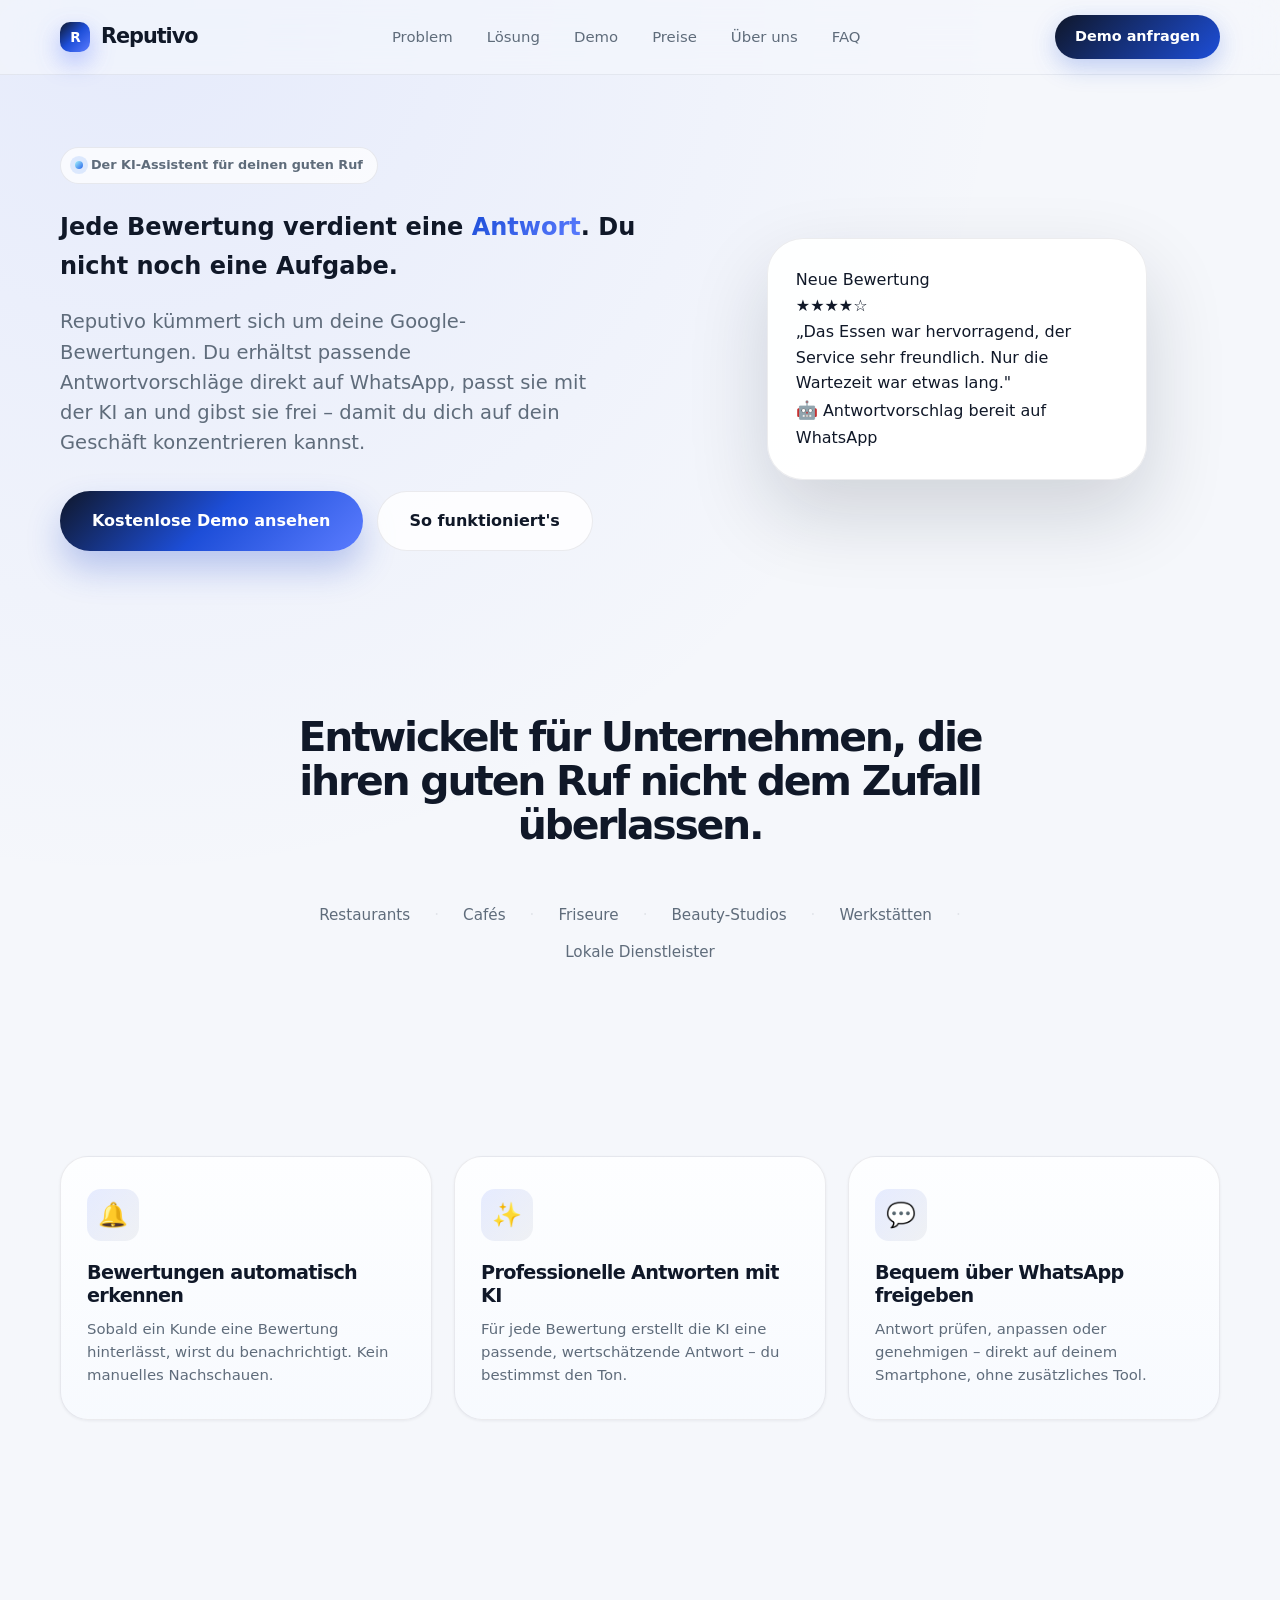
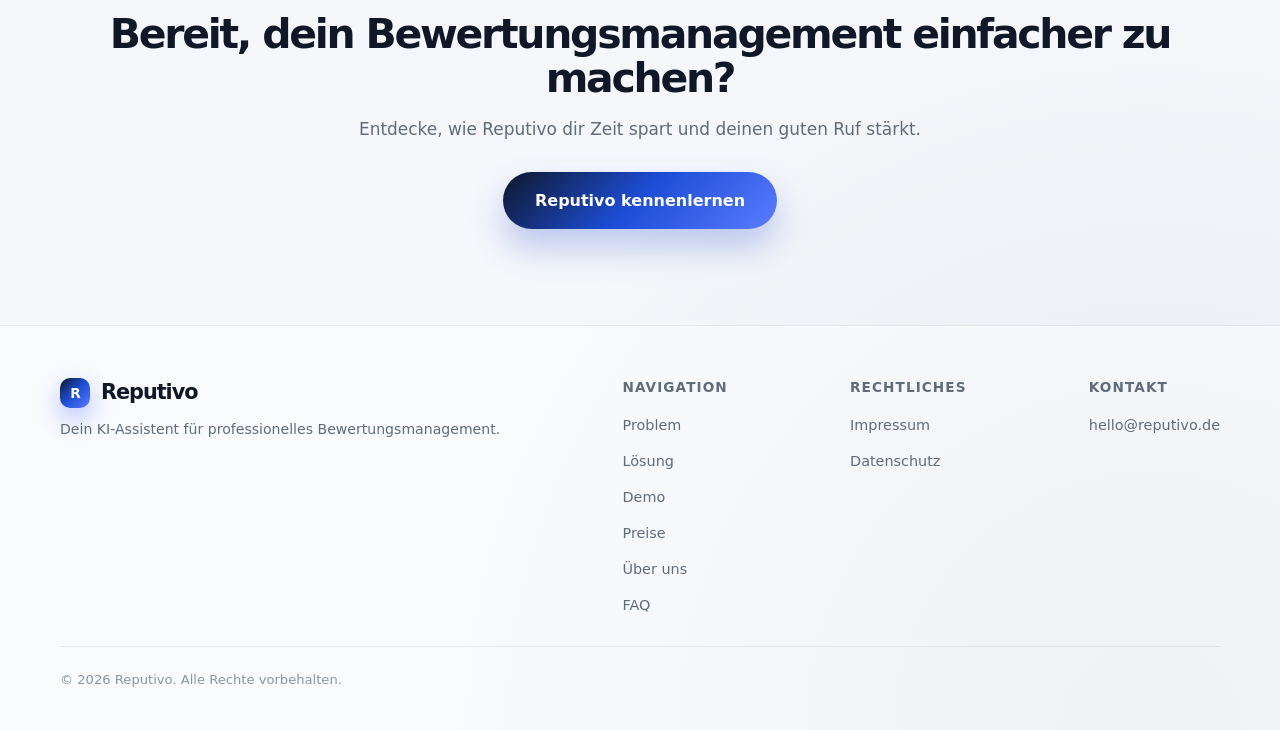
<file: index.html>
<!DOCTYPE html>
<html lang="de">
<head>
<meta charset="UTF-8"/>
<meta name="viewport" content="width=device-width,initial-scale=1.0"/>
<title>Reputivo | Dein KI-Assistent für Google-Bewertungen</title>
<meta name="description" content="Reputivo kümmert sich um deine Google-Bewertungen. Du erhältst passende Antwortvorschläge direkt auf WhatsApp – zur Prüfung und Freigabe."/>
<meta name="robots" content="index,follow"/>
<link rel="canonical" href="https://reputivo.de/"/>
<meta property="og:title" content="Reputivo | Dein KI-Assistent für Google-Bewertungen"/>
<meta property="og:description" content="Reputivo kümmert sich um deine Google-Bewertungen. Du erhältst passende Antwortvorschläge direkt auf WhatsApp."/>
<meta property="og:type" content="website"/>
<link rel="stylesheet" href="assets/css/styles.css"/>
</head>
<body>
<header class="topbar" id="topbar">
<div class="container nav">
<a href="index.html" class="brand" aria-label="Reputivo Startseite"><span class="brand-mark">R</span><span>Reputivo</span></a>
<nav class="nav-links" id="navLinks">
<a href="problem.html">Problem</a><a href="loesung.html">Lösung</a><a href="demo.html">Demo</a><a href="preise.html">Preise</a><a href="ueber-uns.html">Über uns</a><a href="faq.html">FAQ</a>
</nav>
<a href="demo-anfragen.html" class="nav-cta desktop">Demo anfragen</a>
<button class="hamburger" id="hamburger" aria-label="Menü öffnen" aria-expanded="false"><span></span><span></span><span></span></button>
</div>
</header>
<main>
<section class="hero" style="padding:72px 0 48px">
<div class="container hero-grid">
<div class="hero-text">
<div class="hero-eyebrow">Der KI-Assistent für deinen guten Ruf</div>
<h1>Jede Bewertung verdient eine <span class="highlight">Antwort</span>. Du nicht noch eine Aufgabe.</h1>
<p class="hero-lead">Reputivo kümmert sich um deine Google-Bewertungen. Du erhältst passende Antwortvorschläge direkt auf WhatsApp, passt sie mit der KI an und gibst sie frei – damit du dich auf dein Geschäft konzentrieren kannst.</p>
<div class="hero-actions"><a href="demo-anfragen.html" class="btn btn-primary btn-lg">Kostenlose Demo ansehen</a><a href="loesung.html" class="btn btn-secondary btn-lg">So funktioniert's</a></div>
</div>
<div class="hero-visual">
<div class="hero-glow"></div>
<div class="hero-visual-card">
<div class="mini-badge">Neue Bewertung</div>
<div class="mini-stars">★★★★☆</div>
<p class="mini-review">„Das Essen war hervorragend, der Service sehr freundlich. Nur die Wartezeit war etwas lang."</p>
<div class="mini-notification"><span style="font-size:1.1rem">🤖</span> Antwortvorschlag bereit auf WhatsApp</div>
</div>
</div>
</div>
</section>
<section>
<div class="container">
<div class="section-header reveal"><h2>Entwickelt für Unternehmen, die ihren guten Ruf nicht dem Zufall überlassen.</h2></div>
<div style="display:flex;flex-wrap:wrap;gap:12px 24px;justify-content:center;color:var(--muted);font-size:0.95rem;max-width:700px;margin:0 auto" class="reveal">
<span>Restaurants</span><span style="color:var(--stroke)">·</span><span>Cafés</span><span style="color:var(--stroke)">·</span><span>Friseure</span><span style="color:var(--stroke)">·</span><span>Beauty-Studios</span><span style="color:var(--stroke)">·</span><span>Werkstätten</span><span style="color:var(--stroke)">·</span><span>Lokale Dienstleister</span>
</div>
</div>
</section>
<section>
<div class="container">
<div class="benefits-grid reveal">
<div class="benefit-card"><div class="benefit-icon">🔔</div><h3>Bewertungen automatisch erkennen</h3><p>Sobald ein Kunde eine Bewertung hinterlässt, wirst du benachrichtigt. Kein manuelles Nachschauen.</p></div>
<div class="benefit-card"><div class="benefit-icon">✨</div><h3>Professionelle Antworten mit KI</h3><p>Für jede Bewertung erstellt die KI eine passende, wertschätzende Antwort – du bestimmst den Ton.</p></div>
<div class="benefit-card"><div class="benefit-icon">💬</div><h3>Bequem über WhatsApp freigeben</h3><p>Antwort prüfen, anpassen oder genehmigen – direkt auf deinem Smartphone, ohne zusätzliches Tool.</p></div>
</div>
</div>
</section>
<section>
<div class="container" style="text-align:center">
<h2 style="margin-bottom:16px">Bereit, dein Bewertungsmanagement einfacher zu machen?</h2>
<p style="color:var(--muted);margin-bottom:28px;font-size:1.06rem">Entdecke, wie Reputivo dir Zeit spart und deinen guten Ruf stärkt.</p>
<a href="demo-anfragen.html" class="btn btn-primary btn-lg">Reputivo kennenlernen</a>
</div>
</section>
</main>
<footer>
<div class="container">
<div class="footer-grid">
<div class="footer-brand-col"><a href="index.html" class="brand"><span class="brand-mark">R</span><span>Reputivo</span></a><p>Dein KI-Assistent für professionelles Bewertungsmanagement.</p></div>
<div class="footer-col"><h4>Navigation</h4><ul><li><a href="problem.html">Problem</a></li><li><a href="loesung.html">Lösung</a></li><li><a href="demo.html">Demo</a></li><li><a href="preise.html">Preise</a></li><li><a href="ueber-uns.html">Über uns</a></li><li><a href="faq.html">FAQ</a></li></ul></div>
<div class="footer-col"><h4>Rechtliches</h4><ul><li><a href="impressum.html">Impressum</a></li><li><a href="datenschutz.html">Datenschutz</a></li></ul></div>
<div class="footer-col"><h4>Kontakt</h4><ul><li><a href="mailto:hello@reputivo.de">hello@reputivo.de</a></li></ul></div>
</div>
<div class="footer-bottom"><p>&copy; 2026 Reputivo. Alle Rechte vorbehalten.</p></div>
</div>
</footer>
<script src="assets/js/main.js"></script>
</body>
</html>
</file>
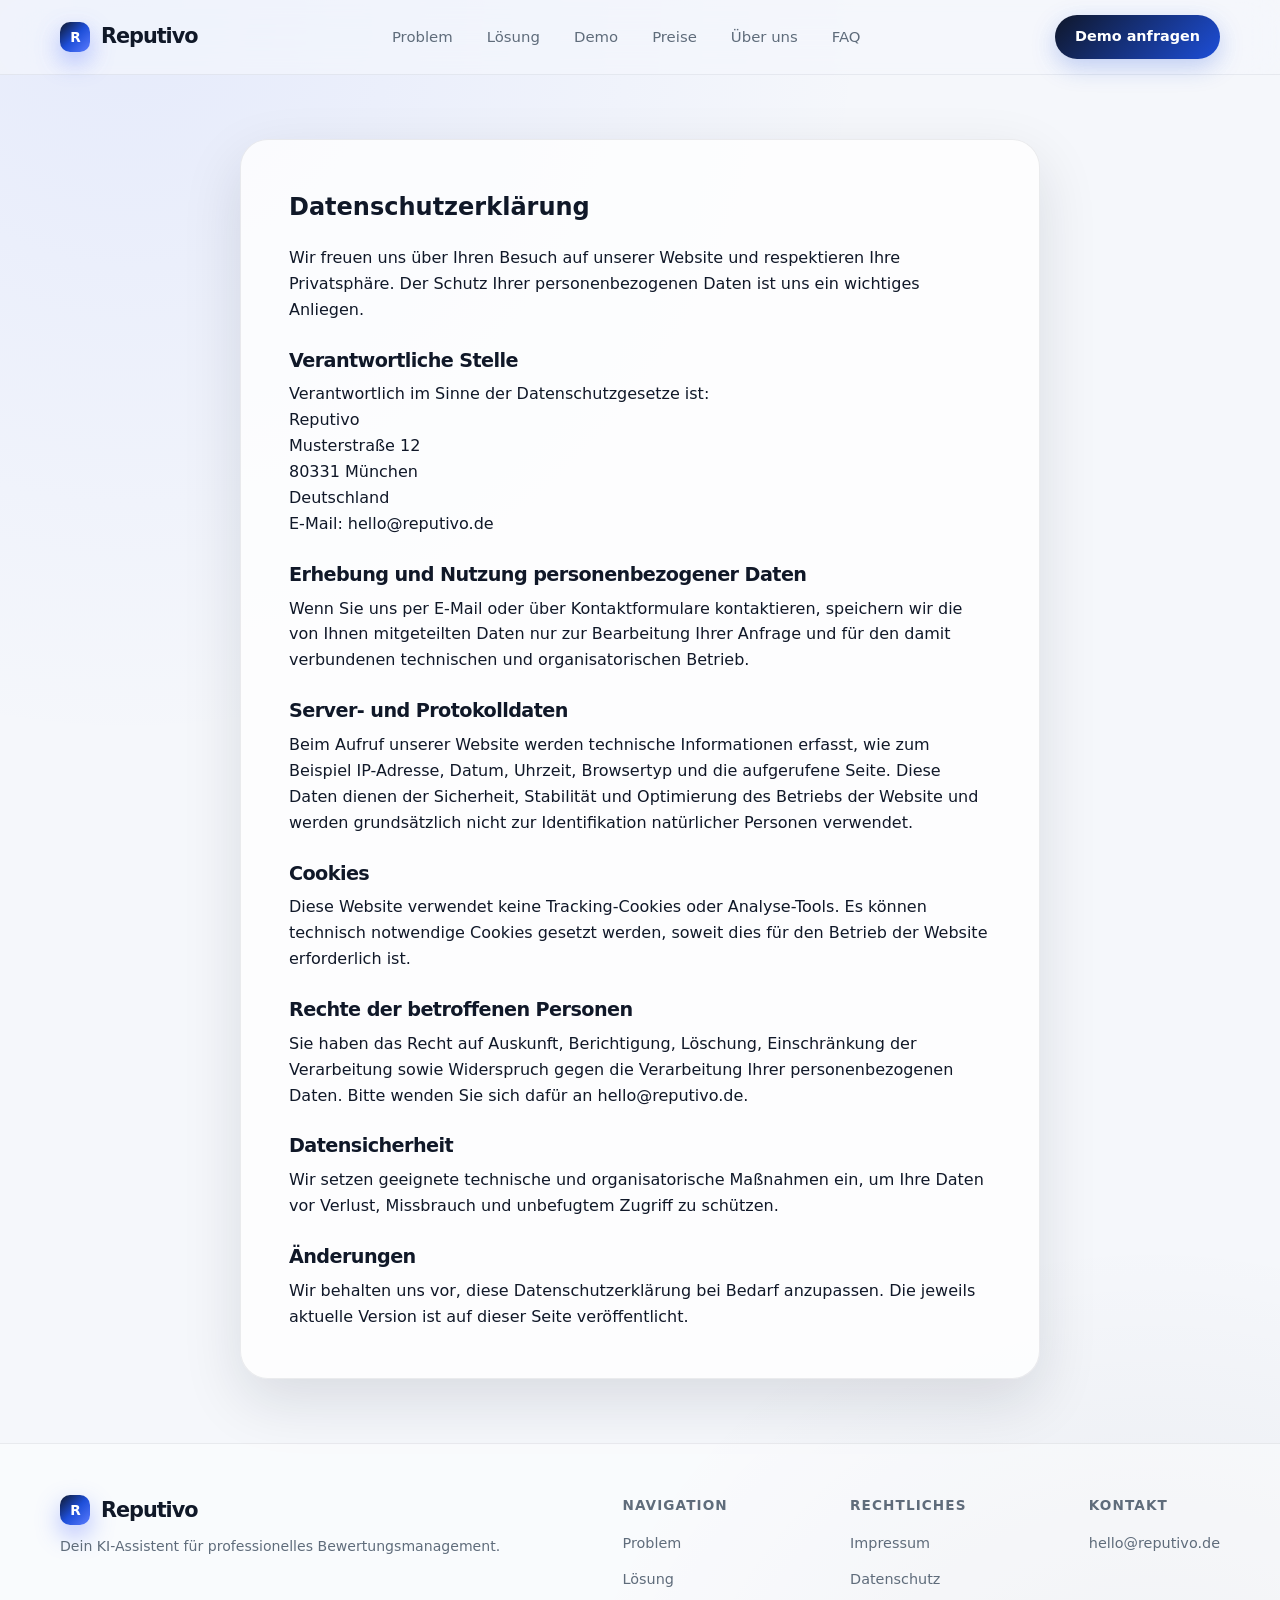
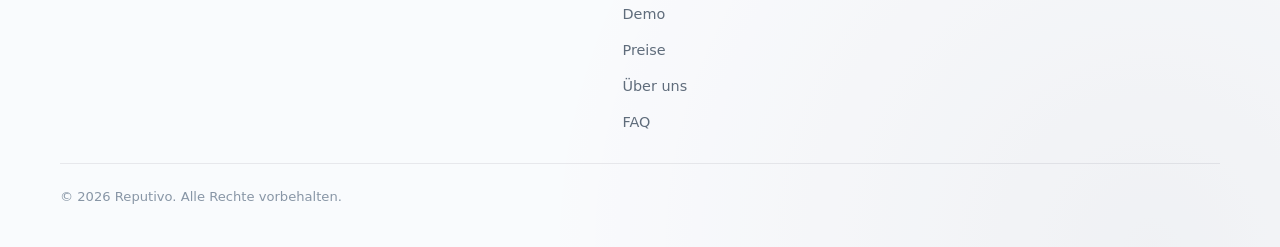
<file: datenschutz.html>
<!DOCTYPE html>
<html lang="de">
<head>
<meta charset="UTF-8"/>
<meta name="viewport" content="width=device-width,initial-scale=1.0"/>
<title>Datenschutz | Reputivo</title>
<meta name="description" content="Datenschutzerklärung der Reputivo-Website."/>
<meta name="robots" content="noindex,follow"/>
<link rel="stylesheet" href="assets/css/styles.css"/>
<style>.content-card{max-width:800px;margin:0 auto}.content-card h2{margin:28px 0 10px;font-size:1.2rem;letter-spacing:-0.03em}</style>
</head>
<body>
<header class="topbar" id="topbar">
<div class="container nav">
<a href="index.html" class="brand"><span class="brand-mark">R</span><span>Reputivo</span></a>
<nav class="nav-links" id="navLinks">
<a href="problem.html">Problem</a><a href="loesung.html">Lösung</a><a href="demo.html">Demo</a><a href="preise.html">Preise</a><a href="ueber-uns.html">Über uns</a><a href="faq.html">FAQ</a>
</nav>
<a href="demo-anfragen.html" class="nav-cta desktop">Demo anfragen</a>
<button class="hamburger" id="hamburger" aria-label="Menü öffnen" aria-expanded="false"><span></span><span></span><span></span></button>
</div>
</header>
<main>
<section style="padding:64px 0"><div class="container"><div class="content-card">
<h1 style="margin-bottom:18px">Datenschutzerklärung</h1>
<p>Wir freuen uns über Ihren Besuch auf unserer Website und respektieren Ihre Privatsphäre. Der Schutz Ihrer personenbezogenen Daten ist uns ein wichtiges Anliegen.</p>
<h2>Verantwortliche Stelle</h2>
<p>Verantwortlich im Sinne der Datenschutzgesetze ist:<br/>Reputivo<br/>Musterstraße 12<br/>80331 München<br/>Deutschland<br/>E-Mail: hello@reputivo.de</p>
<h2>Erhebung und Nutzung personenbezogener Daten</h2>
<p>Wenn Sie uns per E-Mail oder über Kontaktformulare kontaktieren, speichern wir die von Ihnen mitgeteilten Daten nur zur Bearbeitung Ihrer Anfrage und für den damit verbundenen technischen und organisatorischen Betrieb.</p>
<h2>Server- und Protokolldaten</h2>
<p>Beim Aufruf unserer Website werden technische Informationen erfasst, wie zum Beispiel IP-Adresse, Datum, Uhrzeit, Browsertyp und die aufgerufene Seite. Diese Daten dienen der Sicherheit, Stabilität und Optimierung des Betriebs der Website und werden grundsätzlich nicht zur Identifikation natürlicher Personen verwendet.</p>
<h2>Cookies</h2>
<p>Diese Website verwendet keine Tracking-Cookies oder Analyse-Tools. Es können technisch notwendige Cookies gesetzt werden, soweit dies für den Betrieb der Website erforderlich ist.</p>
<h2>Rechte der betroffenen Personen</h2>
<p>Sie haben das Recht auf Auskunft, Berichtigung, Löschung, Einschränkung der Verarbeitung sowie Widerspruch gegen die Verarbeitung Ihrer personenbezogenen Daten. Bitte wenden Sie sich dafür an hello@reputivo.de.</p>
<h2>Datensicherheit</h2>
<p>Wir setzen geeignete technische und organisatorische Maßnahmen ein, um Ihre Daten vor Verlust, Missbrauch und unbefugtem Zugriff zu schützen.</p>
<h2>Änderungen</h2>
<p>Wir behalten uns vor, diese Datenschutzerklärung bei Bedarf anzupassen. Die jeweils aktuelle Version ist auf dieser Seite veröffentlicht.</p>
</div></div></section>
</main>
<footer>
<div class="container">
<div class="footer-grid">
<div class="footer-brand-col"><a href="index.html" class="brand"><span class="brand-mark">R</span><span>Reputivo</span></a><p>Dein KI-Assistent für professionelles Bewertungsmanagement.</p></div>
<div class="footer-col"><h4>Navigation</h4><ul><li><a href="problem.html">Problem</a></li><li><a href="loesung.html">Lösung</a></li><li><a href="demo.html">Demo</a></li><li><a href="preise.html">Preise</a></li><li><a href="ueber-uns.html">Über uns</a></li><li><a href="faq.html">FAQ</a></li></ul></div>
<div class="footer-col"><h4>Rechtliches</h4><ul><li><a href="impressum.html">Impressum</a></li><li><a href="datenschutz.html">Datenschutz</a></li></ul></div>
<div class="footer-col"><h4>Kontakt</h4><ul><li><a href="mailto:hello@reputivo.de">hello@reputivo.de</a></li></ul></div>
</div>
<div class="footer-bottom"><p>&copy; 2026 Reputivo. Alle Rechte vorbehalten.</p></div>
</div>
</footer>
<script src="assets/js/main.js"></script>
</body>
</html>
</file>
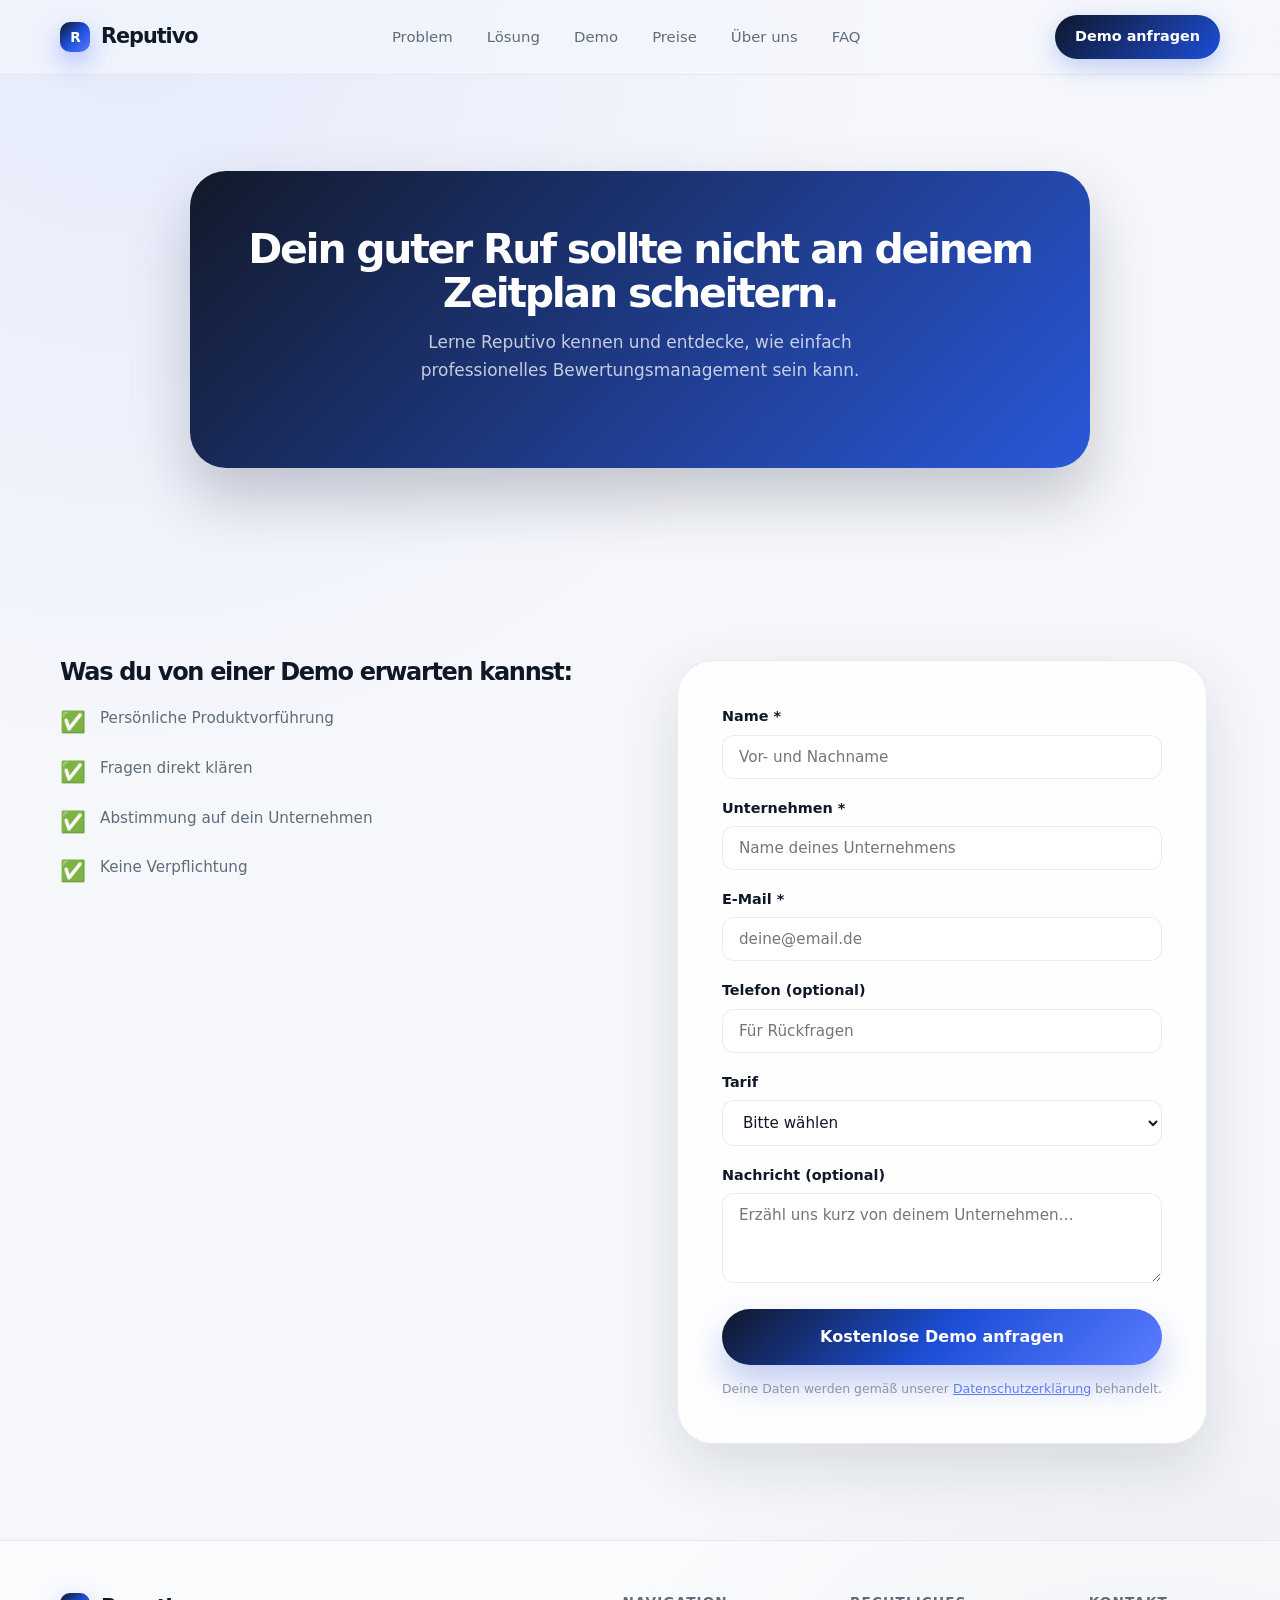
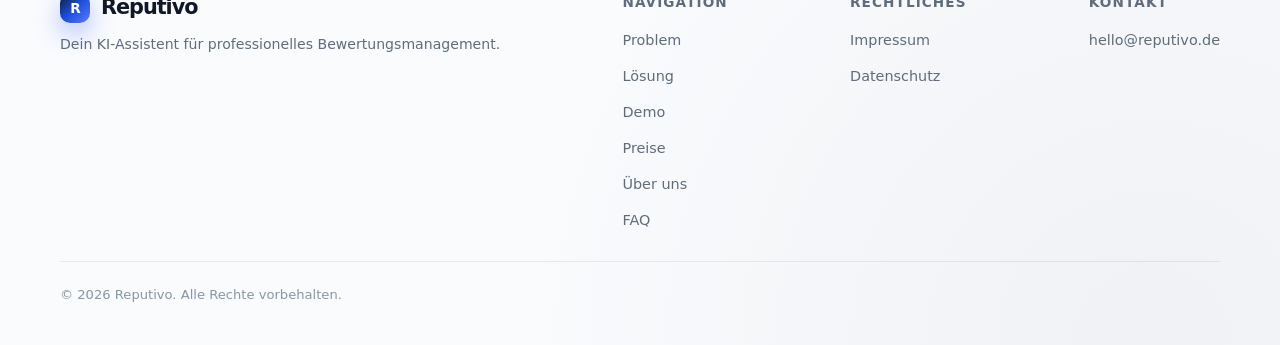
<file: demo-anfragen.html>
<!DOCTYPE html>
<html lang="de">
<head>
<meta charset="UTF-8"/>
<meta name="viewport" content="width=device-width,initial-scale=1.0"/>
<title>Demo anfragen | Reputivo</title>
<meta name="description" content="Lerne Reputivo kennen. Vereinbare eine kostenlose, persönliche Demo für dein Unternehmen."/>
<meta name="robots" content="index,follow"/>
<meta property="og:title" content="Demo anfragen | Reputivo"/>
<meta property="og:description" content="Vereinbare eine kostenlose Demo von Reputivo."/>
<meta property="og:type" content="website"/>
<link rel="stylesheet" href="assets/css/styles.css"/>
</head>
<body>
<header class="topbar" id="topbar">
<div class="container nav">
<a href="index.html" class="brand"><span class="brand-mark">R</span><span>Reputivo</span></a>
<nav class="nav-links" id="navLinks">
<a href="problem.html">Problem</a><a href="loesung.html">Lösung</a><a href="demo.html">Demo</a><a href="preise.html">Preise</a><a href="ueber-uns.html">Über uns</a><a href="faq.html">FAQ</a>
</nav>
<a href="demo-anfragen.html" class="nav-cta desktop">Demo anfragen</a>
<button class="hamburger" id="hamburger" aria-label="Menü öffnen" aria-expanded="false"><span></span><span></span><span></span></button>
</div>
</header>
<main>
<section><div class="container">
<div class="cta-final reveal" style="max-width:900px;margin:0 auto;padding:56px 48px">
<h2>Dein guter Ruf sollte nicht an deinem Zeitplan scheitern.</h2>
<p>Lerne Reputivo kennen und entdecke, wie einfach professionelles Bewertungsmanagement sein kann.</p>
</div></div></section>
<section><div class="container">
<div style="display:grid;grid-template-columns:1fr 1fr;gap:48px;align-items:start" class="reveal">
<div>
<h2 style="font-size:1.5rem;margin-bottom:20px">Was du von einer Demo erwarten kannst:</h2>
<div style="display:grid;gap:16px">
<div style="display:flex;gap:14px"><span style="font-size:1.3rem;flex-shrink:0">✅</span><span style="color:var(--muted);font-size:0.95rem">Persönliche Produktvorführung</span></div>
<div style="display:flex;gap:14px"><span style="font-size:1.3rem;flex-shrink:0">✅</span><span style="color:var(--muted);font-size:0.95rem">Fragen direkt klären</span></div>
<div style="display:flex;gap:14px"><span style="font-size:1.3rem;flex-shrink:0">✅</span><span style="color:var(--muted);font-size:0.95rem">Abstimmung auf dein Unternehmen</span></div>
<div style="display:flex;gap:14px"><span style="font-size:1.3rem;flex-shrink:0">✅</span><span style="color:var(--muted);font-size:0.95rem">Keine Verpflichtung</span></div>
</div>
</div>
<div class="demo-form-card">
<form id="contactForm" novalidate>
<div class="form-group"><label for="name">Name *</label><input type="text" id="name" name="name" required placeholder="Vor- und Nachname" autocomplete="name"/></div>
<div class="form-group"><label for="business">Unternehmen *</label><input type="text" id="business" name="business" required placeholder="Name deines Unternehmens"/></div>
<div class="form-group"><label for="email">E-Mail *</label><input type="email" id="email" name="email" required placeholder="deine@email.de" autocomplete="email"/></div>
<div class="form-group"><label for="phone">Telefon (optional)</label><input type="tel" id="phone" name="phone" placeholder="Für Rückfragen"/></div>
<div class="form-group"><label for="plan">Tarif</label><select id="plan" name="plan"><option value="">Bitte wählen</option><option value="essential">Essential – €19,90</option><option value="growth">Growth – €39,90</option><option value="business">Business – €69,90</option><option value="nfc">NFC/QR Kit</option><option value="unknown">Unentschlossen</option></select></div>
<div class="form-group"><label for="message">Nachricht (optional)</label><textarea id="message" name="message" placeholder="Erzähl uns kurz von deinem Unternehmen…"></textarea></div>
<button type="submit" class="btn btn-primary form-submit">Kostenlose Demo anfragen</button>
<div class="form-message" id="formMessage"></div>
</form>
<p style="font-size:0.78rem;color:var(--muted-light);text-align:center;margin-top:14px">Deine Daten werden gemäß unserer <a href="datenschutz.html" style="color:var(--accent);text-decoration:underline">Datenschutzerklärung</a> behandelt.</p>
</div>
</div></div></section>
</main>
<footer>
<div class="container">
<div class="footer-grid">
<div class="footer-brand-col"><a href="index.html" class="brand"><span class="brand-mark">R</span><span>Reputivo</span></a><p>Dein KI-Assistent für professionelles Bewertungsmanagement.</p></div>
<div class="footer-col"><h4>Navigation</h4><ul><li><a href="problem.html">Problem</a></li><li><a href="loesung.html">Lösung</a></li><li><a href="demo.html">Demo</a></li><li><a href="preise.html">Preise</a></li><li><a href="ueber-uns.html">Über uns</a></li><li><a href="faq.html">FAQ</a></li></ul></div>
<div class="footer-col"><h4>Rechtliches</h4><ul><li><a href="impressum.html">Impressum</a></li><li><a href="datenschutz.html">Datenschutz</a></li></ul></div>
<div class="footer-col"><h4>Kontakt</h4><ul><li><a href="mailto:hello@reputivo.de">hello@reputivo.de</a></li></ul></div>
</div>
<div class="footer-bottom"><p>&copy; 2026 Reputivo. Alle Rechte vorbehalten.</p></div>
</div>
</footer>
<script src="assets/js/main.js"></script>
<script src="assets/js/form.js"></script>
</body>
</html>
</file>
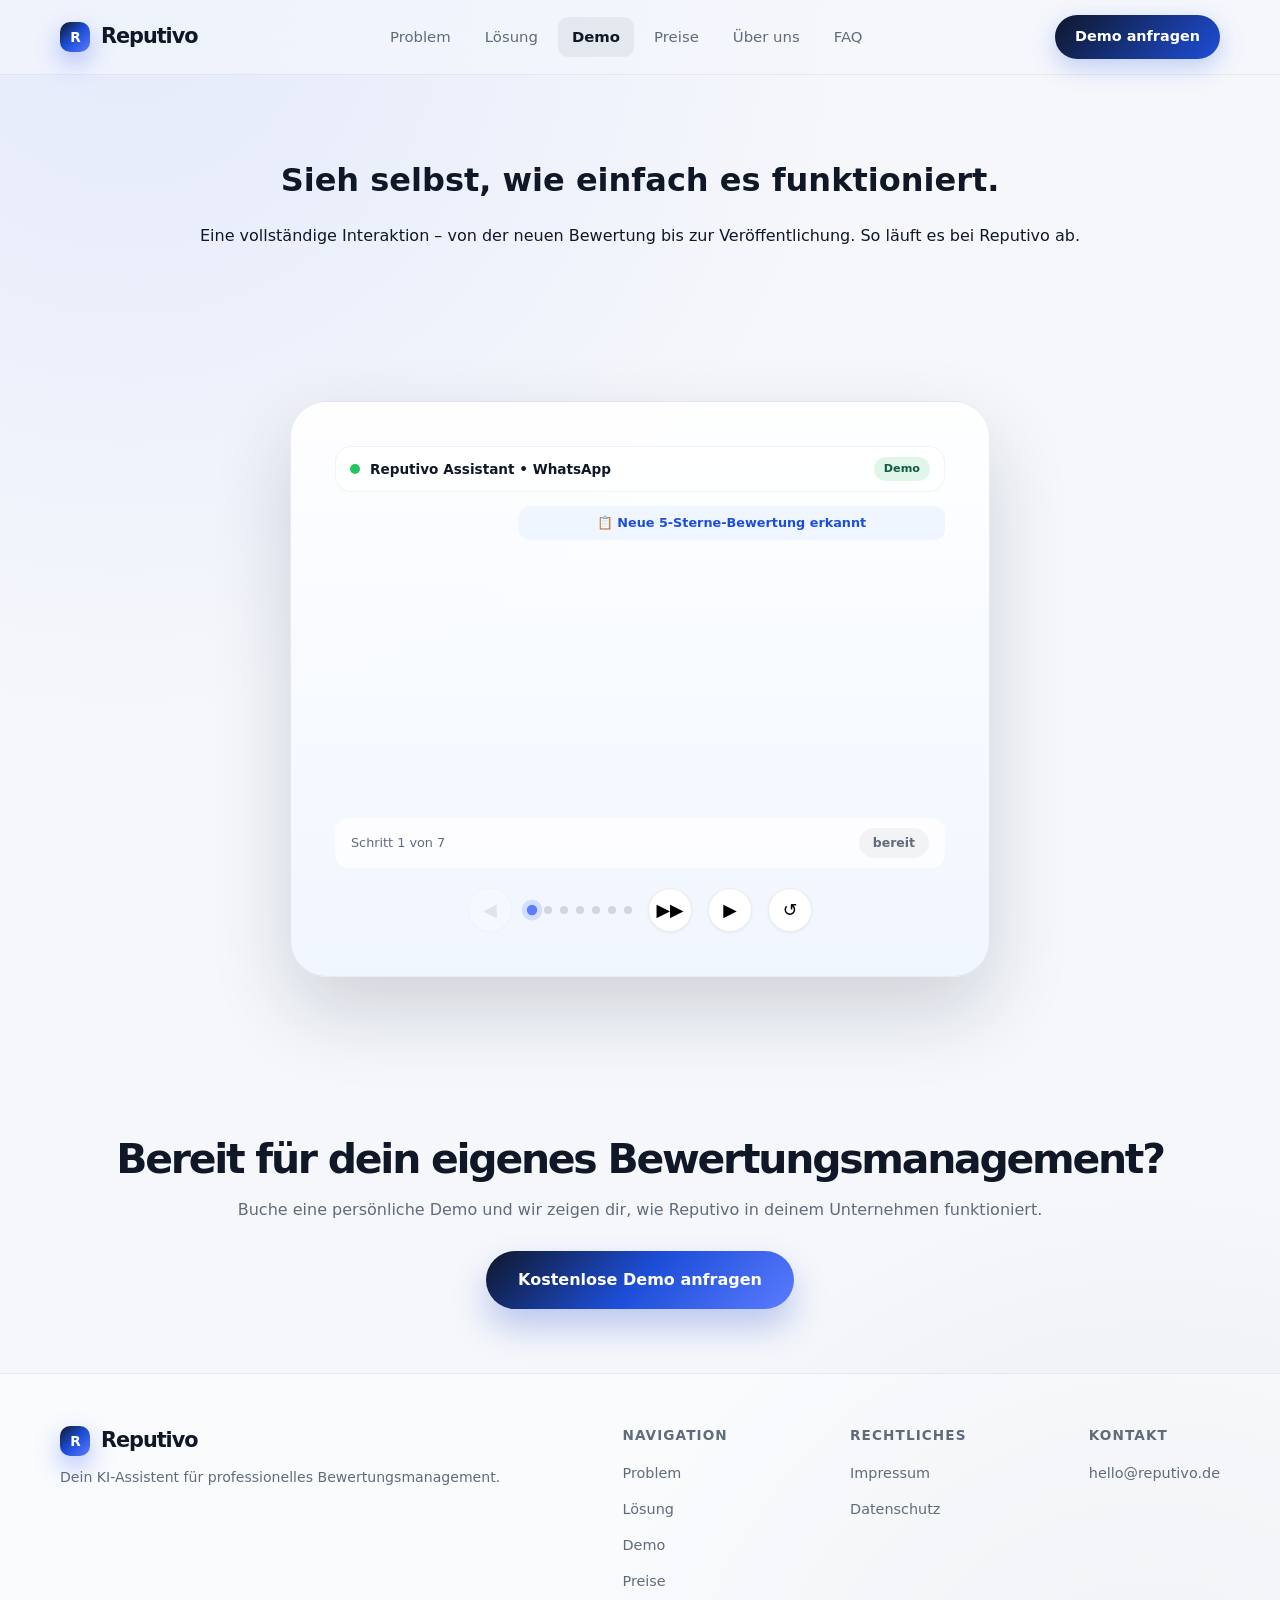
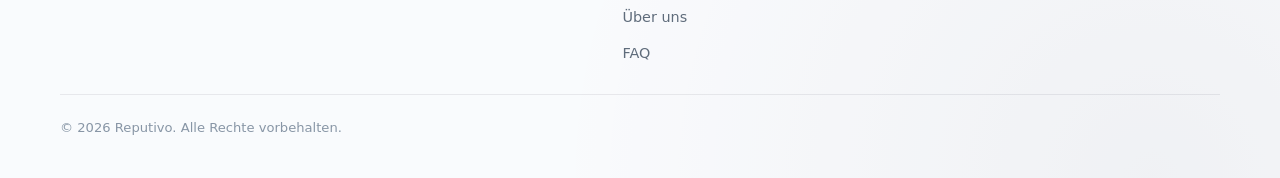
<file: demo.html>
<!DOCTYPE html>
<html lang="de">
<head>
<meta charset="UTF-8"/>
<meta name="viewport" content="width=device-width,initial-scale=1.0"/>
<title>Produkt-Demo | Reputivo</title>
<meta name="description" content="Sieh selbst, wie einfach Bewertungsmanagement mit Reputivo funktioniert. Interaktive Produkt-Demonstration."/>
<meta name="robots" content="index,follow"/>
<meta property="og:title" content="Produkt-Demo | Reputivo"/>
<meta property="og:description" content="Interaktive Produkt-Demonstration von Reputivo."/>
<meta property="og:type" content="website"/>
<link rel="stylesheet" href="assets/css/styles.css"/>
</head>
<body>
<header class="topbar" id="topbar">
<div class="container nav">
<a href="index.html" class="brand"><span class="brand-mark">R</span><span>Reputivo</span></a>
<nav class="nav-links" id="navLinks">
<a href="problem.html">Problem</a><a href="loesung.html">Lösung</a><a href="demo.html" class="active">Demo</a><a href="preise.html">Preise</a><a href="ueber-uns.html">Über uns</a><a href="faq.html">FAQ</a>
</nav>
<a href="demo-anfragen.html" class="nav-cta desktop">Demo anfragen</a>
<button class="hamburger" id="hamburger" aria-label="Menü öffnen" aria-expanded="false"><span></span><span></span><span></span></button>
</div>
</header>
<main>
<div class="page-header"><h1>Sieh selbst, wie einfach es funktioniert.</h1><p>Eine vollständige Interaktion – von der neuen Bewertung bis zur Veröffentlichung. So läuft es bei Reputivo ab.</p></div>
<section><div class="container"><div class="demo-showcase demo-fixed">
<div class="demo-header"><span class="demo-header-dot"></span><span class="demo-header-label">Reputivo Assistant • WhatsApp</span><span class="demo-header-badge">Demo</span></div>
<div class="chat-bubbles" id="showcaseChat">
<div class="chat-bubble system visible" data-step="1">📋 Neue 5-Sterne-Bewertung erkannt</div>
<div class="chat-bubble incoming" data-step="2"><strong>Anna M. • vor 8 Min.</strong>„Ich komme seit Jahren hierher und wurde noch nie enttäuscht. Das Team ist fantastisch und die Atmosphäre einfach wunderbar. Absolute Empfehlung!"</div>
<div class="chat-bubble incoming" data-step="3"><strong>🤖 Antwortvorschlag</strong>Liebe Anna, vielen Dank für deine langjährige Treue und die wunderbare Bewertung! Es bedeutet uns sehr viel, dass du dich bei uns so wohlfühlst. Deine Empfehlung ist das schönste Kompliment.</div>
<div class="chat-bubble outgoing" data-step="4">Kannst du den Ton etwas wärmer und lockerer machen?</div>
<div class="chat-bubble incoming" data-step="5"><strong>🤖 Angepasster Vorschlag</strong>Liebe Anna, wow – vielen Dank für diese tolle Bewertung! 🤩 Dass du seit Jahren zu uns kommst und dich jedes Mal wohlfühlst, macht uns richtig glücklich. Deine Empfehlung bedeutet uns die Welt!</div>
<div class="chat-bubble outgoing" data-step="6">Perfekt, das klingt großartig. Bitte so veröffentlichen.</div>
<div class="chat-bubble system" data-step="7">✅ Antwort wurde veröffentlicht</div>
</div>
<div class="demo-status"><span id="showcaseStatus">Schritt 1 von 7</span><span class="pill pill-default" id="showcasePill">bereit</span></div>
<div class="demo-controls">
<button class="demo-control-btn" id="demoPrev" disabled aria-label="Zurück">◀</button>
<div class="demo-step-indicator" id="demoSteps"><span class="demo-dot active"></span><span class="demo-dot"></span><span class="demo-dot"></span><span class="demo-dot"></span><span class="demo-dot"></span><span class="demo-dot"></span><span class="demo-dot"></span></div>
<button class="demo-control-btn" id="demoNext" aria-label="Weiter">▶▶</button>
<button class="demo-control-btn" id="demoPlay" aria-label="Abspielen">▶</button>
<button class="demo-control-btn" id="demoRestart" aria-label="Neustart" title="Neustart">↺</button>
</div>
</div></div></section>
<section style="text-align:center;padding:64px 0"><div class="container"><h2 style="margin-bottom:16px">Bereit für dein eigenes Bewertungsmanagement?</h2><p style="color:var(--muted);margin-bottom:28px">Buche eine persönliche Demo und wir zeigen dir, wie Reputivo in deinem Unternehmen funktioniert.</p><a href="demo-anfragen.html" class="btn btn-primary btn-lg">Kostenlose Demo anfragen</a></div></section>
</main>
<footer>
<div class="container">
<div class="footer-grid">
<div class="footer-brand-col"><a href="index.html" class="brand"><span class="brand-mark">R</span><span>Reputivo</span></a><p>Dein KI-Assistent für professionelles Bewertungsmanagement.</p></div>
<div class="footer-col"><h4>Navigation</h4><ul><li><a href="problem.html">Problem</a></li><li><a href="loesung.html">Lösung</a></li><li><a href="demo.html">Demo</a></li><li><a href="preise.html">Preise</a></li><li><a href="ueber-uns.html">Über uns</a></li><li><a href="faq.html">FAQ</a></li></ul></div>
<div class="footer-col"><h4>Rechtliches</h4><ul><li><a href="impressum.html">Impressum</a></li><li><a href="datenschutz.html">Datenschutz</a></li></ul></div>
<div class="footer-col"><h4>Kontakt</h4><ul><li><a href="mailto:hello@reputivo.de">hello@reputivo.de</a></li></ul></div>
</div>
<div class="footer-bottom"><p>&copy; 2026 Reputivo. Alle Rechte vorbehalten.</p></div>
</div>
</footer>
<script src="assets/js/main.js"></script>
<script src="assets/js/demo.js"></script>
</body>
</html>
</file>
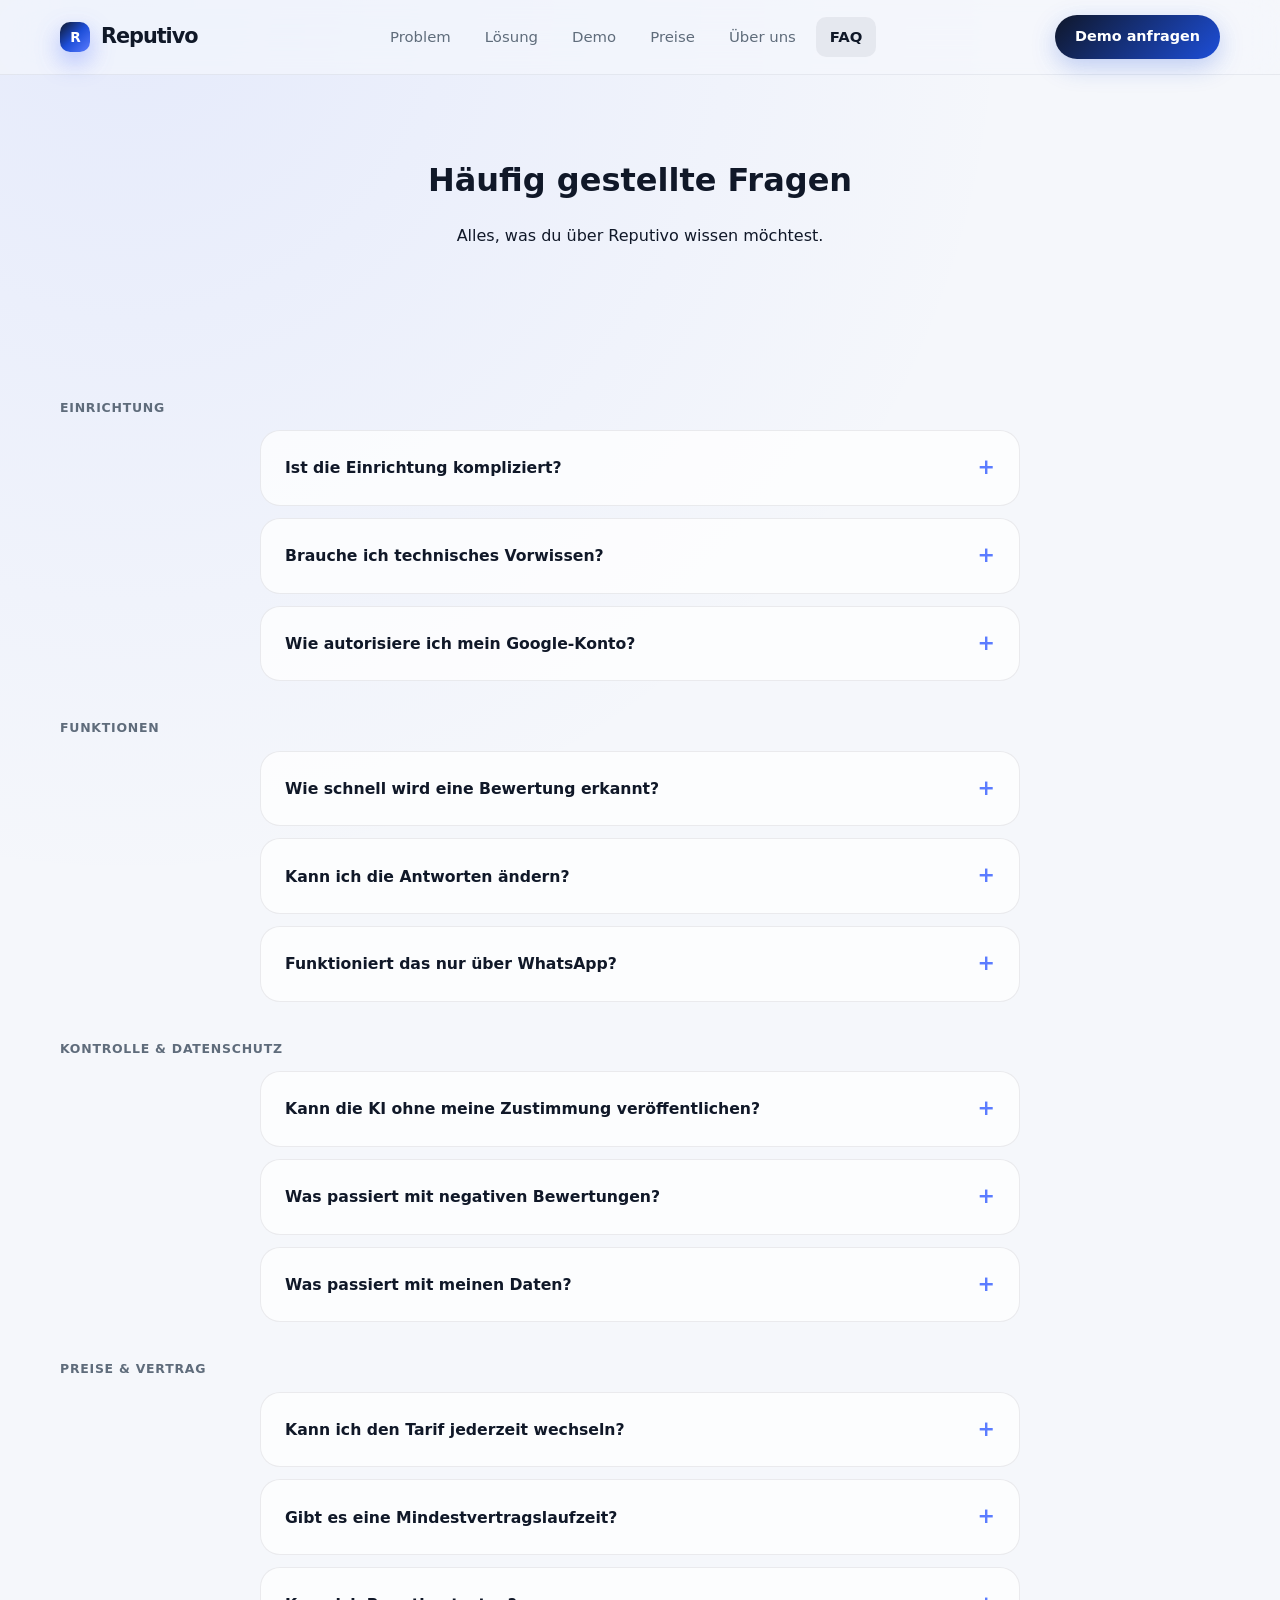
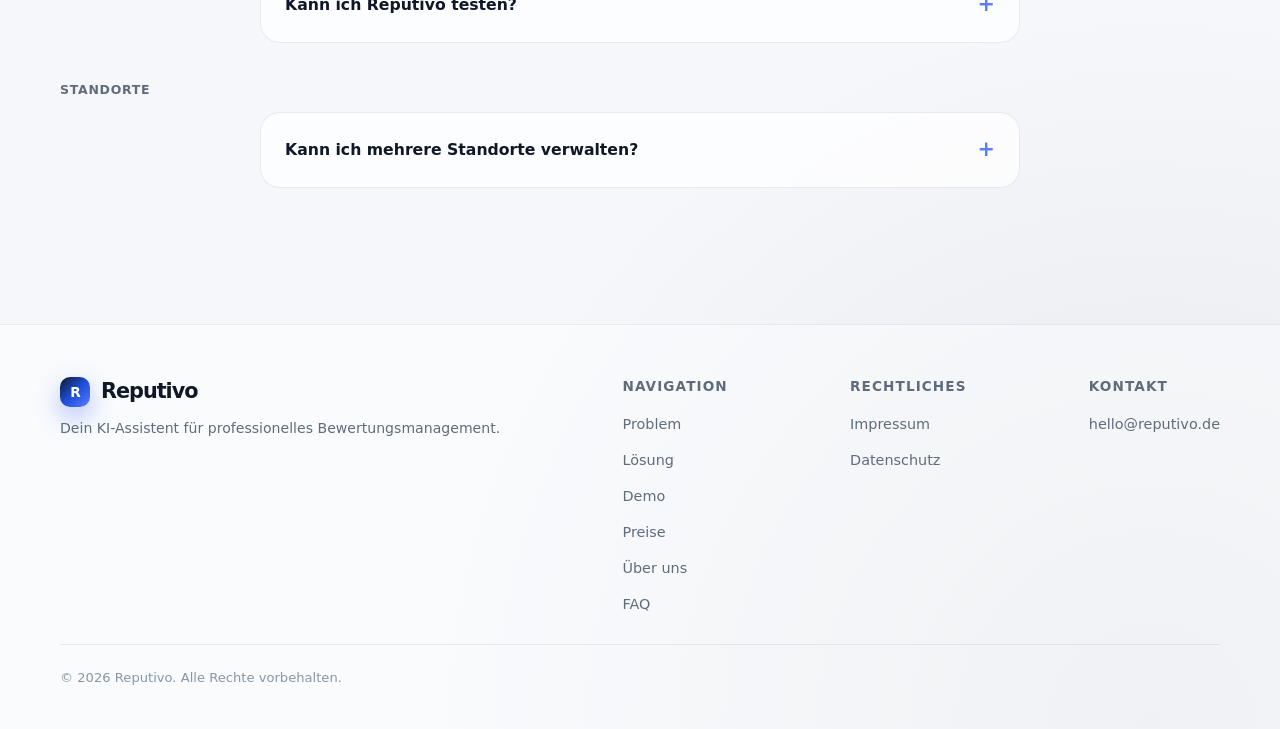
<file: faq.html>
<!DOCTYPE html>
<html lang="de">
<head>
<meta charset="UTF-8"/>
<meta name="viewport" content="width=device-width,initial-scale=1.0"/>
<title>FAQ | Reputivo</title>
<meta name="description" content="Häufig gestellte Fragen zu Reputivo. Einrichtung, Funktionen, Kontrolle, Datenschutz, Preise."/>
<meta name="robots" content="index,follow"/>
<meta property="og:title" content="FAQ | Reputivo"/>
<meta property="og:description" content="Häufig gestellte Fragen zu Reputivo."/>
<meta property="og:type" content="website"/>
<link rel="stylesheet" href="assets/css/styles.css"/>
</head>
<body>
<header class="topbar" id="topbar">
<div class="container nav">
<a href="index.html" class="brand"><span class="brand-mark">R</span><span>Reputivo</span></a>
<nav class="nav-links" id="navLinks">
<a href="problem.html">Problem</a><a href="loesung.html">Lösung</a><a href="demo.html">Demo</a><a href="preise.html">Preise</a><a href="ueber-uns.html">Über uns</a><a href="faq.html" class="active">FAQ</a>
</nav>
<a href="demo-anfragen.html" class="nav-cta desktop">Demo anfragen</a>
<button class="hamburger" id="hamburger" aria-label="Menü öffnen" aria-expanded="false"><span></span><span></span><span></span></button>
</div>
</header>
<main>
<div class="page-header"><h1>Häufig gestellte Fragen</h1><p>Alles, was du über Reputivo wissen möchtest.</p></div>
<section><div class="container">
<div style="margin-bottom:40px"><h2 style="font-size:0.78rem;color:var(--muted);margin-bottom:16px;text-transform:uppercase;letter-spacing:0.06em">Einrichtung</h2>
<div class="faq-list">
<div class="faq-item"><button class="faq-question" aria-expanded="false">Ist die Einrichtung kompliziert?</button><div class="faq-answer"><div class="faq-answer-inner">Nein. Du verbindest einmalig dein Google-Konto und deine WhatsApp-Nummer. Danach läuft alles automatisch.</div></div></div>
<div class="faq-item"><button class="faq-question" aria-expanded="false">Brauche ich technisches Vorwissen?</button><div class="faq-answer"><div class="faq-answer-inner">Nein. Reputivo wurde für Geschäftsinhaber entwickelt. Die Interaktion läuft über WhatsApp – so einfach wie eine Textnachricht.</div></div></div>
<div class="faq-item"><button class="faq-question" aria-expanded="false">Wie autorisiere ich mein Google-Konto?</button><div class="faq-answer"><div class="faq-answer-inner">Einmalige Anmeldung über einen sicheren, standardisierten Google-Prozess.</div></div></div>
</div></div>
<div style="margin-bottom:40px"><h2 style="font-size:0.78rem;color:var(--muted);margin-bottom:16px;text-transform:uppercase;letter-spacing:0.06em">Funktionen</h2>
<div class="faq-list">
<div class="faq-item"><button class="faq-question" aria-expanded="false">Wie schnell wird eine Bewertung erkannt?</button><div class="faq-answer"><div class="faq-answer-inner">In der Regel innerhalb weniger Minuten nach Eingang der Bewertung.</div></div></div>
<div class="faq-item"><button class="faq-question" aria-expanded="false">Kann ich die Antworten ändern?</button><div class="faq-answer"><div class="faq-answer-inner">Ja, jederzeit. Du kannst Antworten beliebig anpassen, umformulieren oder neu schreiben lassen.</div></div></div>
<div class="faq-item"><button class="faq-question" aria-expanded="false">Funktioniert das nur über WhatsApp?</button><div class="faq-answer"><div class="faq-answer-inner">Aktuell läuft die Interaktion über WhatsApp – das Tool, das die meisten Geschäftsinhaber bereits nutzen.</div></div></div>
</div></div>
<div style="margin-bottom:40px"><h2 style="font-size:0.78rem;color:var(--muted);margin-bottom:16px;text-transform:uppercase;letter-spacing:0.06em">Kontrolle & Datenschutz</h2>
<div class="faq-list">
<div class="faq-item"><button class="faq-question" aria-expanded="false">Kann die KI ohne meine Zustimmung veröffentlichen?</button><div class="faq-answer"><div class="faq-answer-inner">Nein. Jede Antwort muss von dir aktiv freigegeben werden. Du hast die volle Kontrolle.</div></div></div>
<div class="faq-item"><button class="faq-question" aria-expanded="false">Was passiert mit negativen Bewertungen?</button><div class="faq-answer"><div class="faq-answer-inner">Die KI erstellt auch für kritische Bewertungen einen respektvollen Antwortvorschlag.</div></div></div>
<div class="faq-item"><button class="faq-question" aria-expanded="false">Was passiert mit meinen Daten?</button><div class="faq-answer"><div class="faq-answer-inner">Wir verarbeiten nur die für den Betrieb notwendigen Daten. Details in unserer Datenschutzerklärung.</div></div></div>
</div></div>
<div style="margin-bottom:40px"><h2 style="font-size:0.78rem;color:var(--muted);margin-bottom:16px;text-transform:uppercase;letter-spacing:0.06em">Preise & Vertrag</h2>
<div class="faq-list">
<div class="faq-item"><button class="faq-question" aria-expanded="false">Kann ich den Tarif jederzeit wechseln?</button><div class="faq-answer"><div class="faq-answer-inner">Ja, Tarifwechsel sind flexibel möglich.</div></div></div>
<div class="faq-item"><button class="faq-question" aria-expanded="false">Gibt es eine Mindestvertragslaufzeit?</button><div class="faq-answer"><div class="faq-answer-inner">Nein. Alle Tarife sind monatlich kündbar.</div></div></div>
<div class="faq-item"><button class="faq-question" aria-expanded="false">Kann ich Reputivo testen?</button><div class="faq-answer"><div class="faq-answer-inner">Ja, buche eine kostenlose Demo. Wir zeigen dir, wie Reputivo funktioniert.</div></div></div>
</div></div>
<div style="margin-bottom:40px"><h2 style="font-size:0.78rem;color:var(--muted);margin-bottom:16px;text-transform:uppercase;letter-spacing:0.06em">Standorte</h2>
<div class="faq-list">
<div class="faq-item"><button class="faq-question" aria-expanded="false">Kann ich mehrere Standorte verwalten?</button><div class="faq-answer"><div class="faq-answer-inner">Ja, ab Growth (3) und Business (10). Essential unterstützt einen Standort.</div></div></div>
</div></div>
</div></section>
</main>
<footer>
<div class="container">
<div class="footer-grid">
<div class="footer-brand-col"><a href="index.html" class="brand"><span class="brand-mark">R</span><span>Reputivo</span></a><p>Dein KI-Assistent für professionelles Bewertungsmanagement.</p></div>
<div class="footer-col"><h4>Navigation</h4><ul><li><a href="problem.html">Problem</a></li><li><a href="loesung.html">Lösung</a></li><li><a href="demo.html">Demo</a></li><li><a href="preise.html">Preise</a></li><li><a href="ueber-uns.html">Über uns</a></li><li><a href="faq.html">FAQ</a></li></ul></div>
<div class="footer-col"><h4>Rechtliches</h4><ul><li><a href="impressum.html">Impressum</a></li><li><a href="datenschutz.html">Datenschutz</a></li></ul></div>
<div class="footer-col"><h4>Kontakt</h4><ul><li><a href="mailto:hello@reputivo.de">hello@reputivo.de</a></li></ul></div>
</div>
<div class="footer-bottom"><p>&copy; 2026 Reputivo. Alle Rechte vorbehalten.</p></div>
</div>
</footer>
<script src="assets/js/main.js"></script>
<script src="assets/js/faq.js"></script>
</body>
</html>
</file>
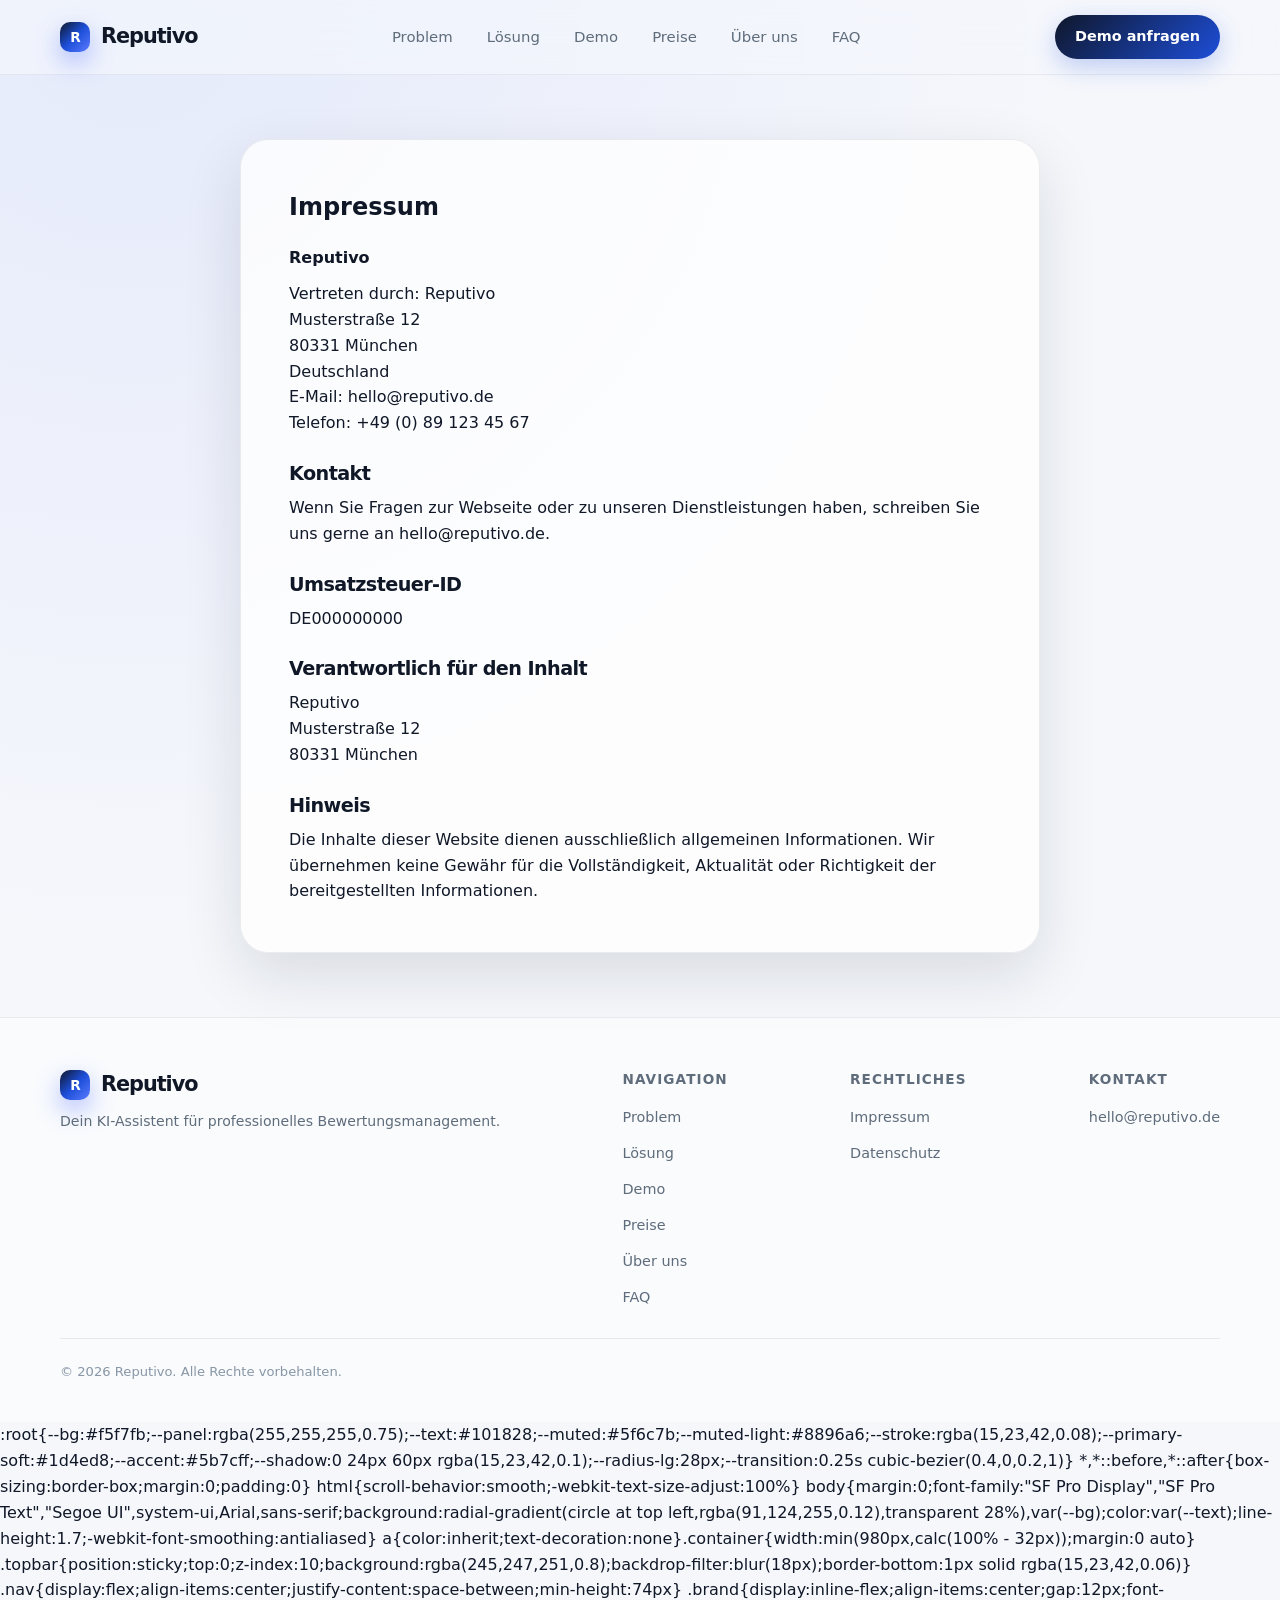
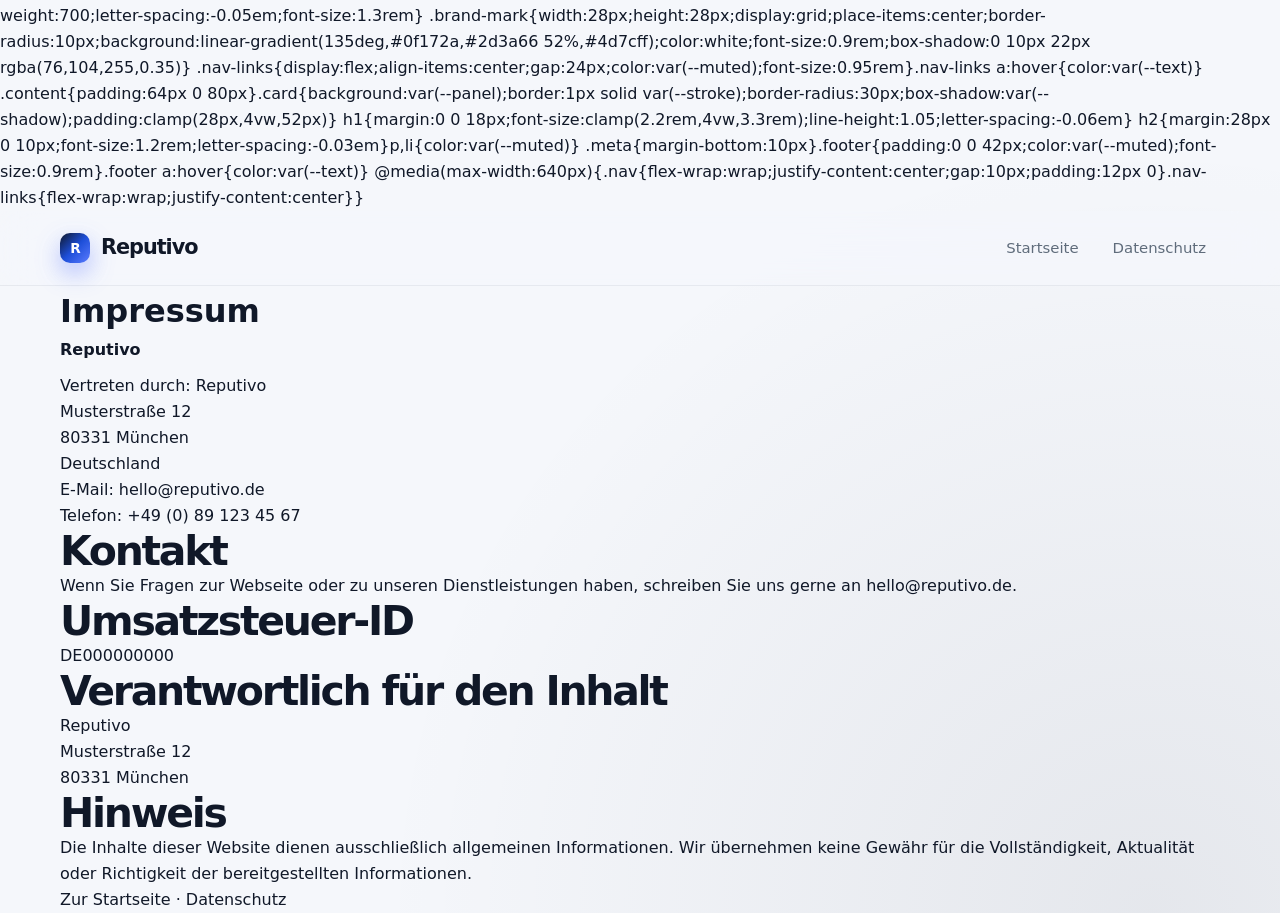
<file: impressum.html>
<!DOCTYPE html>
<html lang="de">
<head>
<meta charset="UTF-8"/>
<meta name="viewport" content="width=device-width,initial-scale=1.0"/>
<title>Impressum | Reputivo</title>
<meta name="description" content="Impressum der Reputivo GmbH."/>
<meta name="robots" content="noindex,follow"/>
<link rel="stylesheet" href="assets/css/styles.css"/>
<style>.content-card{max-width:800px;margin:0 auto}.content-card h2{margin:28px 0 10px;font-size:1.2rem;letter-spacing:-0.03em}.meta{margin-bottom:10px}</style>
</head>
<body>
<header class="topbar" id="topbar">
<div class="container nav">
<a href="index.html" class="brand"><span class="brand-mark">R</span><span>Reputivo</span></a>
<nav class="nav-links" id="navLinks">
<a href="problem.html">Problem</a><a href="loesung.html">Lösung</a><a href="demo.html">Demo</a><a href="preise.html">Preise</a><a href="ueber-uns.html">Über uns</a><a href="faq.html">FAQ</a>
</nav>
<a href="demo-anfragen.html" class="nav-cta desktop">Demo anfragen</a>
<button class="hamburger" id="hamburger" aria-label="Menü öffnen" aria-expanded="false"><span></span><span></span><span></span></button>
</div>
</header>
<main>
<section style="padding:64px 0"><div class="container"><div class="content-card">
<h1 style="margin-bottom:18px">Impressum</h1>
<p class="meta"><strong>Reputivo</strong></p>
<p>Vertreten durch: Reputivo<br/>Musterstraße 12<br/>80331 München<br/>Deutschland</p>
<p>E-Mail: hello@reputivo.de<br/>Telefon: +49 (0) 89 123 45 67</p>
<h2>Kontakt</h2>
<p>Wenn Sie Fragen zur Webseite oder zu unseren Dienstleistungen haben, schreiben Sie uns gerne an hello@reputivo.de.</p>
<h2>Umsatzsteuer-ID</h2>
<p>DE000000000</p>
<h2>Verantwortlich für den Inhalt</h2>
<p>Reputivo<br/>Musterstraße 12<br/>80331 München</p>
<h2>Hinweis</h2>
<p>Die Inhalte dieser Website dienen ausschließlich allgemeinen Informationen. Wir übernehmen keine Gewähr für die Vollständigkeit, Aktualität oder Richtigkeit der bereitgestellten Informationen.</p>
</div></div></section>
</main>
<footer>
<div class="container">
<div class="footer-grid">
<div class="footer-brand-col"><a href="index.html" class="brand"><span class="brand-mark">R</span><span>Reputivo</span></a><p>Dein KI-Assistent für professionelles Bewertungsmanagement.</p></div>
<div class="footer-col"><h4>Navigation</h4><ul><li><a href="problem.html">Problem</a></li><li><a href="loesung.html">Lösung</a></li><li><a href="demo.html">Demo</a></li><li><a href="preise.html">Preise</a></li><li><a href="ueber-uns.html">Über uns</a></li><li><a href="faq.html">FAQ</a></li></ul></div>
<div class="footer-col"><h4>Rechtliches</h4><ul><li><a href="impressum.html">Impressum</a></li><li><a href="datenschutz.html">Datenschutz</a></li></ul></div>
<div class="footer-col"><h4>Kontakt</h4><ul><li><a href="mailto:hello@reputivo.de">hello@reputivo.de</a></li></ul></div>
</div>
<div class="footer-bottom"><p>&copy; 2026 Reputivo. Alle Rechte vorbehalten.</p></div>
</div>
</footer>
<script src="assets/js/main.js"></script>
</body>
</html>
      :root{--bg:#f5f7fb;--panel:rgba(255,255,255,0.75);--text:#101828;--muted:#5f6c7b;--muted-light:#8896a6;--stroke:rgba(15,23,42,0.08);--primary-soft:#1d4ed8;--accent:#5b7cff;--shadow:0 24px 60px rgba(15,23,42,0.1);--radius-lg:28px;--transition:0.25s cubic-bezier(0.4,0,0.2,1)}
      *,*::before,*::after{box-sizing:border-box;margin:0;padding:0}
      html{scroll-behavior:smooth;-webkit-text-size-adjust:100%}
      body{margin:0;font-family:"SF Pro Display","SF Pro Text","Segoe UI",system-ui,Arial,sans-serif;background:radial-gradient(circle at top left,rgba(91,124,255,0.12),transparent 28%),var(--bg);color:var(--text);line-height:1.7;-webkit-font-smoothing:antialiased}
      a{color:inherit;text-decoration:none}.container{width:min(980px,calc(100% - 32px));margin:0 auto}
      .topbar{position:sticky;top:0;z-index:10;background:rgba(245,247,251,0.8);backdrop-filter:blur(18px);border-bottom:1px solid rgba(15,23,42,0.06)}
      .nav{display:flex;align-items:center;justify-content:space-between;min-height:74px}
      .brand{display:inline-flex;align-items:center;gap:12px;font-weight:700;letter-spacing:-0.05em;font-size:1.3rem}
      .brand-mark{width:28px;height:28px;display:grid;place-items:center;border-radius:10px;background:linear-gradient(135deg,#0f172a,#2d3a66 52%,#4d7cff);color:white;font-size:0.9rem;box-shadow:0 10px 22px rgba(76,104,255,0.35)}
      .nav-links{display:flex;align-items:center;gap:24px;color:var(--muted);font-size:0.95rem}.nav-links a:hover{color:var(--text)}
      .content{padding:64px 0 80px}.card{background:var(--panel);border:1px solid var(--stroke);border-radius:30px;box-shadow:var(--shadow);padding:clamp(28px,4vw,52px)}
      h1{margin:0 0 18px;font-size:clamp(2.2rem,4vw,3.3rem);line-height:1.05;letter-spacing:-0.06em}
      h2{margin:28px 0 10px;font-size:1.2rem;letter-spacing:-0.03em}p,li{color:var(--muted)}
      .meta{margin-bottom:10px}.footer{padding:0 0 42px;color:var(--muted);font-size:0.9rem}.footer a:hover{color:var(--text)}
      @media(max-width:640px){.nav{flex-wrap:wrap;justify-content:center;gap:10px;padding:12px 0}.nav-links{flex-wrap:wrap;justify-content:center}}
    </style>
  </head>
  <body>
    <header class="topbar">
      <div class="container nav">
        <a href="index.html" class="brand" aria-label="Reputivo Startseite">
          <span class="brand-mark">R</span>
          <span>Reputivo</span>
        </a>
        <nav class="nav-links" aria-label="Hauptnavigation">
          <a href="index.html">Startseite</a>
          <a href="datenschutz.html">Datenschutz</a>
        </nav>
      </div>
    </header>

    <main class="content">
      <div class="container">
        <div class="card">
          <h1>Impressum</h1>

          <p class="meta"><strong>Reputivo</strong></p>
          <p>Vertreten durch: Reputivo<br />Musterstraße 12<br />80331 München<br />Deutschland</p>

          <p>E-Mail: hello@reputivo.de<br />Telefon: +49 (0) 89 123 45 67</p>

          <h2>Kontakt</h2>
          <p>Wenn Sie Fragen zur Webseite oder zu unseren Dienstleistungen haben, schreiben Sie uns gerne an hello@reputivo.de.</p>

          <h2>Umsatzsteuer-ID</h2>
          <p>DE000000000</p>

          <h2>Verantwortlich für den Inhalt</h2>
          <p>Reputivo<br />Musterstraße 12<br />80331 München</p>

          <h2>Hinweis</h2>
          <p>Die Inhalte dieser Website dienen ausschließlich allgemeinen Informationen. Wir übernehmen keine Gewähr für die Vollständigkeit, Aktualität oder Richtigkeit der bereitgestellten Informationen.</p>
        </div>
      </div>
    </main>

    <div class="container footer">
      <a href="index.html">Zur Startseite</a> · <a href="datenschutz.html">Datenschutz</a>
    </div>
  </body>
</html>
</file>
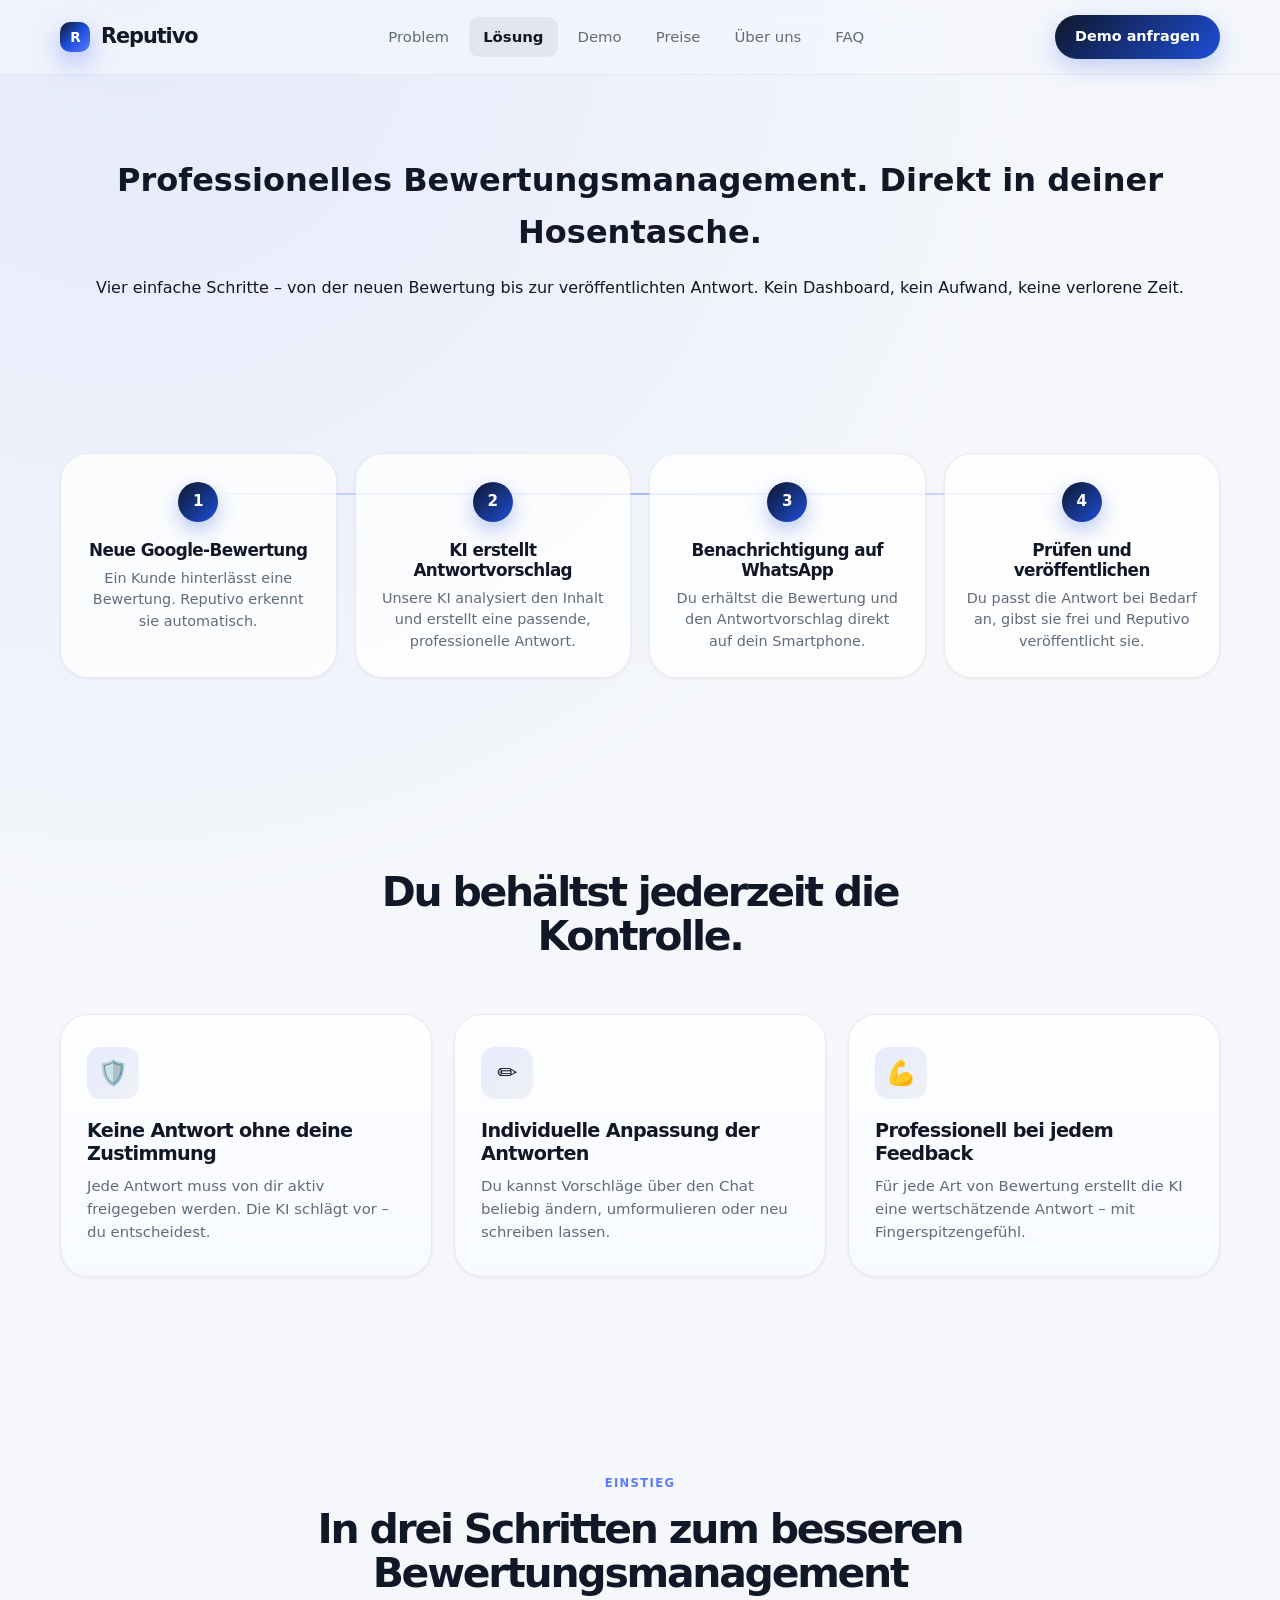
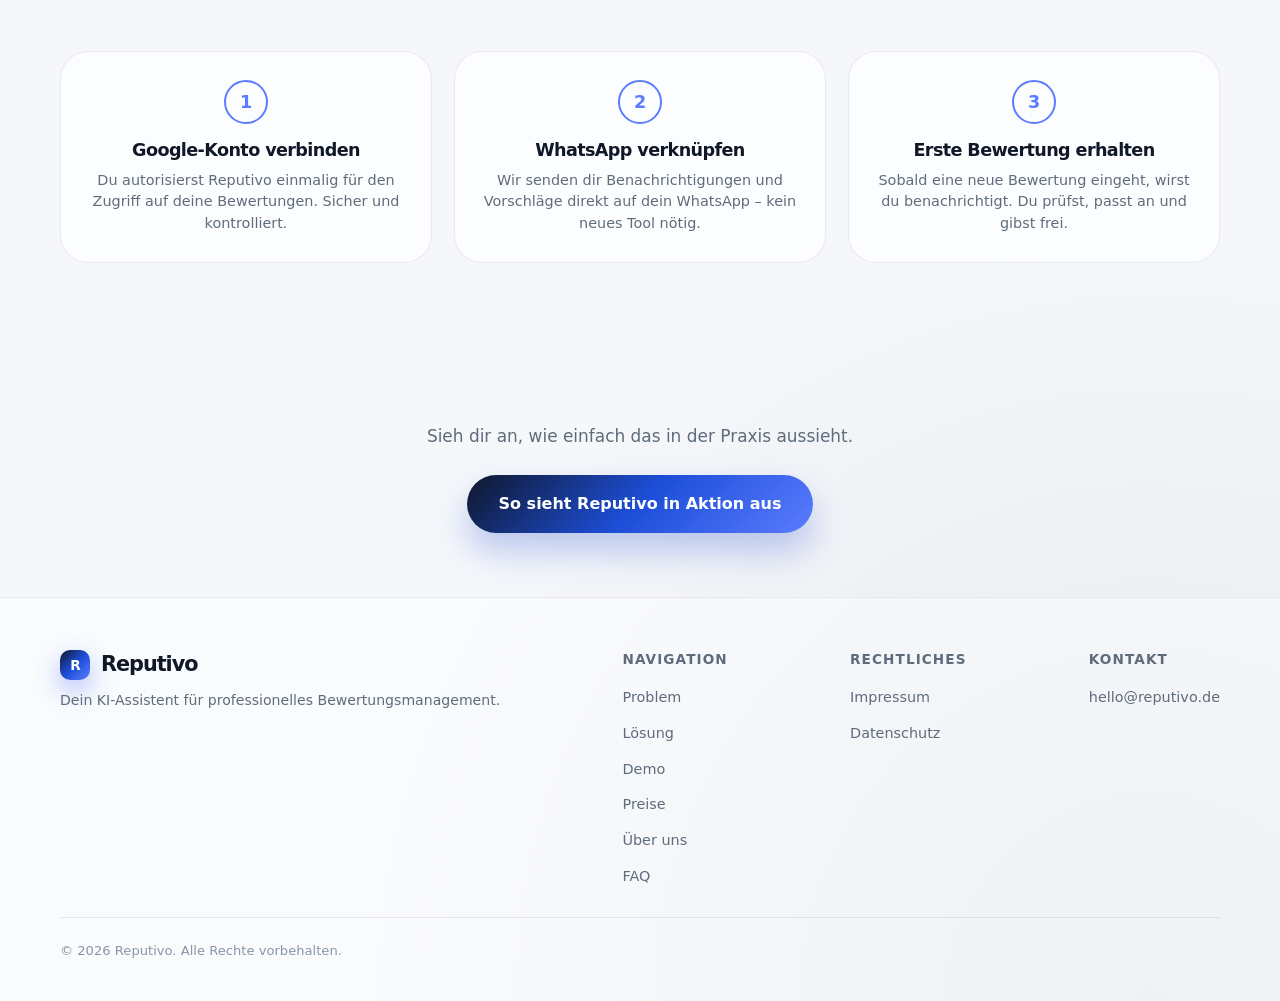
<file: loesung.html>
<!DOCTYPE html>
<html lang="de">
<head>
<meta charset="UTF-8"/>
<meta name="viewport" content="width=device-width,initial-scale=1.0"/>
<title>Die Lösung | Reputivo</title>
<meta name="description" content="Vier einfache Schritte zum professionellen Bewertungsmanagement. KI-gestützt, direkt auf WhatsApp, mit voller Kontrolle."/>
<meta name="robots" content="index,follow"/>
<meta property="og:title" content="Die Lösung: Bewertungsmanagement auf WhatsApp | Reputivo"/>
<meta property="og:description" content="Vier einfache Schritte zum professionellen Bewertungsmanagement."/>
<meta property="og:type" content="website"/>
<link rel="stylesheet" href="assets/css/styles.css"/>
</head>
<body>
<header class="topbar" id="topbar">
<div class="container nav">
<a href="index.html" class="brand"><span class="brand-mark">R</span><span>Reputivo</span></a>
<nav class="nav-links" id="navLinks">
<a href="problem.html">Problem</a><a href="loesung.html" class="active">Lösung</a><a href="demo.html">Demo</a><a href="preise.html">Preise</a><a href="ueber-uns.html">Über uns</a><a href="faq.html">FAQ</a>
</nav>
<a href="demo-anfragen.html" class="nav-cta desktop">Demo anfragen</a>
<button class="hamburger" id="hamburger" aria-label="Menü öffnen" aria-expanded="false"><span></span><span></span><span></span></button>
</div>
</header>
<main>
<div class="page-header"><h1>Professionelles Bewertungsmanagement. Direkt in deiner Hosentasche.</h1><p>Vier einfache Schritte – von der neuen Bewertung bis zur veröffentlichten Antwort. Kein Dashboard, kein Aufwand, keine verlorene Zeit.</p></div>
<section><div class="container"><div class="steps-grid reveal">
<div class="step-card"><div class="step-num">1</div><h3>Neue Google-Bewertung</h3><p>Ein Kunde hinterlässt eine Bewertung. Reputivo erkennt sie automatisch.</p></div>
<div class="step-card"><div class="step-num">2</div><h3>KI erstellt Antwortvorschlag</h3><p>Unsere KI analysiert den Inhalt und erstellt eine passende, professionelle Antwort.</p></div>
<div class="step-card"><div class="step-num">3</div><h3>Benachrichtigung auf WhatsApp</h3><p>Du erhältst die Bewertung und den Antwortvorschlag direkt auf dein Smartphone.</p></div>
<div class="step-card"><div class="step-num">4</div><h3>Prüfen und veröffentlichen</h3><p>Du passt die Antwort bei Bedarf an, gibst sie frei und Reputivo veröffentlicht sie.</p></div>
</div></div></section>
<section><div class="container"><div class="section-header reveal"><h2>Du behältst jederzeit die Kontrolle.</h2></div><div class="benefits-grid reveal">
<div class="benefit-card"><div class="benefit-icon">🛡️</div><h3>Keine Antwort ohne deine Zustimmung</h3><p>Jede Antwort muss von dir aktiv freigegeben werden. Die KI schlägt vor – du entscheidest.</p></div>
<div class="benefit-card"><div class="benefit-icon">✏️</div><h3>Individuelle Anpassung der Antworten</h3><p>Du kannst Vorschläge über den Chat beliebig ändern, umformulieren oder neu schreiben lassen.</p></div>
<div class="benefit-card"><div class="benefit-icon">💪</div><h3>Professionell bei jedem Feedback</h3><p>Für jede Art von Bewertung erstellt die KI eine wertschätzende Antwort – mit Fingerspitzengefühl.</p></div>
</div></div></section>
<section><div class="container"><div class="section-header reveal"><div class="section-label">Einstieg</div><h2>In drei Schritten zum besseren Bewertungsmanagement</h2></div><div class="onboarding-grid reveal">
<div class="onboard-card"><div class="onboard-num">1</div><h3>Google-Konto verbinden</h3><p>Du autorisierst Reputivo einmalig für den Zugriff auf deine Bewertungen. Sicher und kontrolliert.</p></div>
<div class="onboard-card"><div class="onboard-num">2</div><h3>WhatsApp verknüpfen</h3><p>Wir senden dir Benachrichtigungen und Vorschläge direkt auf dein WhatsApp – kein neues Tool nötig.</p></div>
<div class="onboard-card"><div class="onboard-num">3</div><h3>Erste Bewertung erhalten</h3><p>Sobald eine neue Bewertung eingeht, wirst du benachrichtigt. Du prüfst, passt an und gibst frei.</p></div>
</div></div></section>
<section style="text-align:center;padding:64px 0"><div class="container"><p style="color:var(--muted);margin-bottom:24px;font-size:1.06rem">Sieh dir an, wie einfach das in der Praxis aussieht.</p><a href="demo.html" class="btn btn-primary btn-lg">So sieht Reputivo in Aktion aus</a></div></section>
</main>
<footer>
<div class="container">
<div class="footer-grid">
<div class="footer-brand-col"><a href="index.html" class="brand"><span class="brand-mark">R</span><span>Reputivo</span></a><p>Dein KI-Assistent für professionelles Bewertungsmanagement.</p></div>
<div class="footer-col"><h4>Navigation</h4><ul><li><a href="problem.html">Problem</a></li><li><a href="loesung.html">Lösung</a></li><li><a href="demo.html">Demo</a></li><li><a href="preise.html">Preise</a></li><li><a href="ueber-uns.html">Über uns</a></li><li><a href="faq.html">FAQ</a></li></ul></div>
<div class="footer-col"><h4>Rechtliches</h4><ul><li><a href="impressum.html">Impressum</a></li><li><a href="datenschutz.html">Datenschutz</a></li></ul></div>
<div class="footer-col"><h4>Kontakt</h4><ul><li><a href="mailto:hello@reputivo.de">hello@reputivo.de</a></li></ul></div>
</div>
<div class="footer-bottom"><p>&copy; 2026 Reputivo. Alle Rechte vorbehalten.</p></div>
</div>
</footer>
<script src="assets/js/main.js"></script>
</body>
</html>
</file>
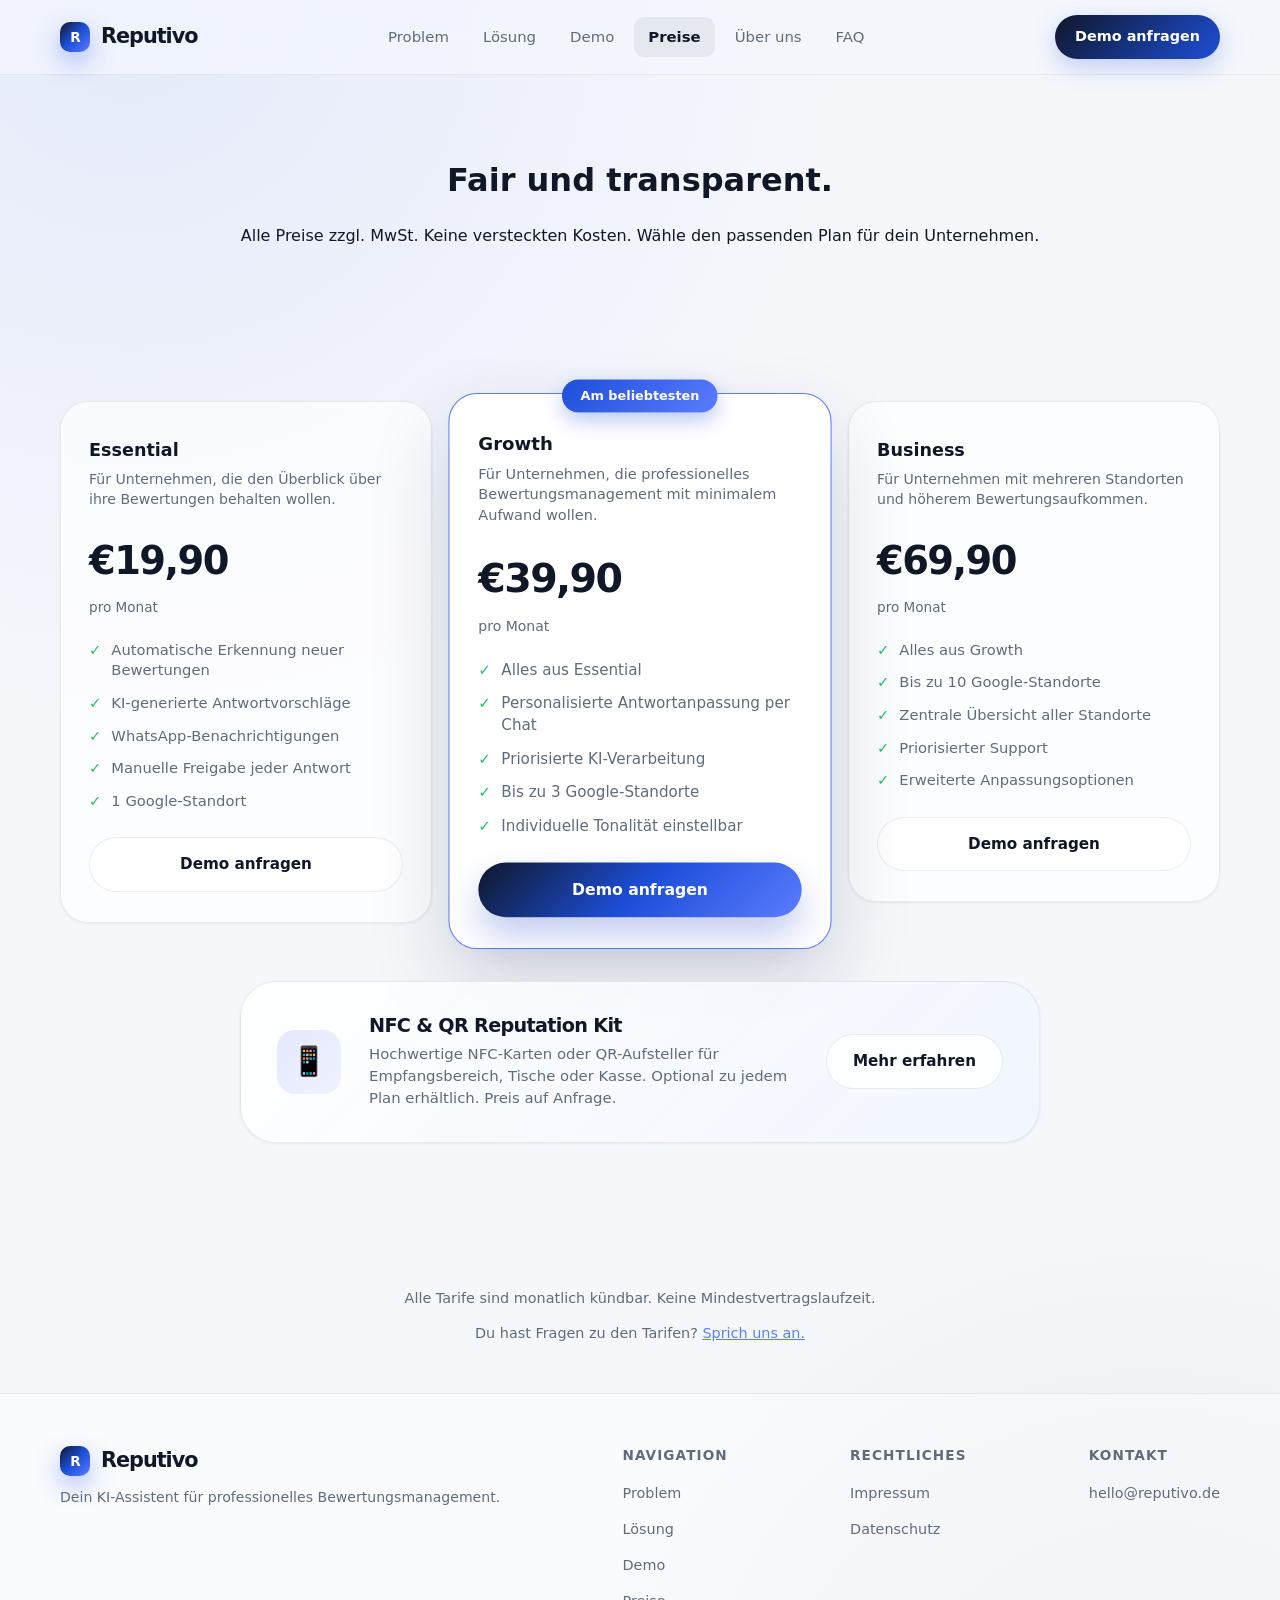
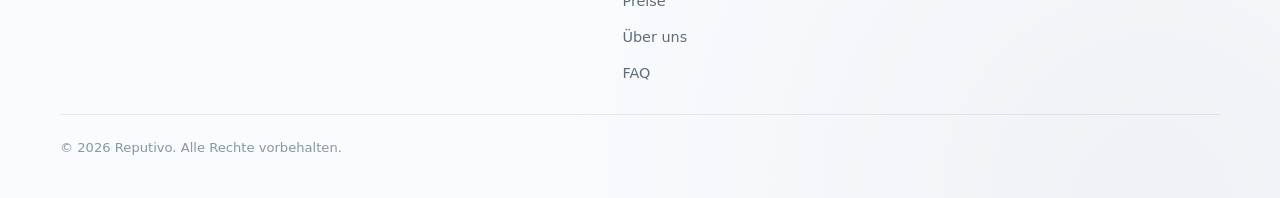
<file: preise.html>
<!DOCTYPE html>
<html lang="de">
<head>
<meta charset="UTF-8"/>
<meta name="viewport" content="width=device-width,initial-scale=1.0"/>
<title>Preise | Reputivo</title>
<meta name="description" content="Fair und transparent. Keine versteckten Kosten. Wähle den passenden Tarif für dein Unternehmen."/>
<meta name="robots" content="index,follow"/>
<meta property="og:title" content="Preise | Reputivo"/>
<meta property="og:description" content="Fair und transparente Preise für professionelles Bewertungsmanagement."/>
<meta property="og:type" content="website"/>
<link rel="stylesheet" href="assets/css/styles.css"/>
</head>
<body>
<header class="topbar" id="topbar">
<div class="container nav">
<a href="index.html" class="brand"><span class="brand-mark">R</span><span>Reputivo</span></a>
<nav class="nav-links" id="navLinks">
<a href="problem.html">Problem</a><a href="loesung.html">Lösung</a><a href="demo.html">Demo</a><a href="preise.html" class="active">Preise</a><a href="ueber-uns.html">Über uns</a><a href="faq.html">FAQ</a>
</nav>
<a href="demo-anfragen.html" class="nav-cta desktop">Demo anfragen</a>
<button class="hamburger" id="hamburger" aria-label="Menü öffnen" aria-expanded="false"><span></span><span></span><span></span></button>
</div>
</header>
<main>
<div class="page-header"><h1>Fair und transparent.</h1><p>Alle Preise zzgl. MwSt. Keine versteckten Kosten. Wähle den passenden Plan für dein Unternehmen.</p></div>
<section><div class="container"><div class="pricing-grid reveal">
<div class="pricing-card"><div class="pricing-name">Essential</div><div class="pricing-subtitle">Für Unternehmen, die den Überblick über ihre Bewertungen behalten wollen.</div><div class="pricing-price">€19,90</div><div class="pricing-period">pro Monat</div><ul class="pricing-features"><li>Automatische Erkennung neuer Bewertungen</li><li>KI-generierte Antwortvorschläge</li><li>WhatsApp-Benachrichtigungen</li><li>Manuelle Freigabe jeder Antwort</li><li>1 Google-Standort</li></ul><div class="pricing-cta"><a href="demo-anfragen.html" class="btn btn-secondary">Demo anfragen</a></div></div>
<div class="pricing-card featured"><div class="pricing-badge">Am beliebtesten</div><div class="pricing-name">Growth</div><div class="pricing-subtitle">Für Unternehmen, die professionelles Bewertungsmanagement mit minimalem Aufwand wollen.</div><div class="pricing-price">€39,90</div><div class="pricing-period">pro Monat</div><ul class="pricing-features"><li>Alles aus Essential</li><li>Personalisierte Antwortanpassung per Chat</li><li>Priorisierte KI-Verarbeitung</li><li>Bis zu 3 Google-Standorte</li><li>Individuelle Tonalität einstellbar</li></ul><div class="pricing-cta"><a href="demo-anfragen.html" class="btn btn-primary">Demo anfragen</a></div></div>
<div class="pricing-card"><div class="pricing-name">Business</div><div class="pricing-subtitle">Für Unternehmen mit mehreren Standorten und höherem Bewertungsaufkommen.</div><div class="pricing-price">€69,90</div><div class="pricing-period">pro Monat</div><ul class="pricing-features"><li>Alles aus Growth</li><li>Bis zu 10 Google-Standorte</li><li>Zentrale Übersicht aller Standorte</li><li>Priorisierter Support</li><li>Erweiterte Anpassungsoptionen</li></ul><div class="pricing-cta"><a href="demo-anfragen.html" class="btn btn-secondary">Demo anfragen</a></div></div>
</div>
<div class="nfc-card reveal"><div class="nfc-icon">📱</div><div class="nfc-info"><h3>NFC & QR Reputation Kit</h3><p>Hochwertige NFC-Karten oder QR-Aufsteller für Empfangsbereich, Tische oder Kasse. Optional zu jedem Plan erhältlich. Preis auf Anfrage.</p></div><div class="nfc-cta"><a href="demo-anfragen.html" class="btn btn-secondary">Mehr erfahren</a></div></div></div></section>
<section style="text-align:center;padding:48px 0"><div class="container" style="max-width:600px"><p style="color:var(--muted);font-size:0.9rem;margin-bottom:12px">Alle Tarife sind monatlich kündbar. Keine Mindestvertragslaufzeit.</p><p style="color:var(--muted);font-size:0.9rem">Du hast Fragen zu den Tarifen? <a href="demo-anfragen.html" style="color:var(--accent);text-decoration:underline">Sprich uns an.</a></p></div></section>
</main>
<footer>
<div class="container">
<div class="footer-grid">
<div class="footer-brand-col"><a href="index.html" class="brand"><span class="brand-mark">R</span><span>Reputivo</span></a><p>Dein KI-Assistent für professionelles Bewertungsmanagement.</p></div>
<div class="footer-col"><h4>Navigation</h4><ul><li><a href="problem.html">Problem</a></li><li><a href="loesung.html">Lösung</a></li><li><a href="demo.html">Demo</a></li><li><a href="preise.html">Preise</a></li><li><a href="ueber-uns.html">Über uns</a></li><li><a href="faq.html">FAQ</a></li></ul></div>
<div class="footer-col"><h4>Rechtliches</h4><ul><li><a href="impressum.html">Impressum</a></li><li><a href="datenschutz.html">Datenschutz</a></li></ul></div>
<div class="footer-col"><h4>Kontakt</h4><ul><li><a href="mailto:hello@reputivo.de">hello@reputivo.de</a></li></ul></div>
</div>
<div class="footer-bottom"><p>&copy; 2026 Reputivo. Alle Rechte vorbehalten.</p></div>
</div>
</footer>
<script src="assets/js/main.js"></script>
</body>
</html>
</file>
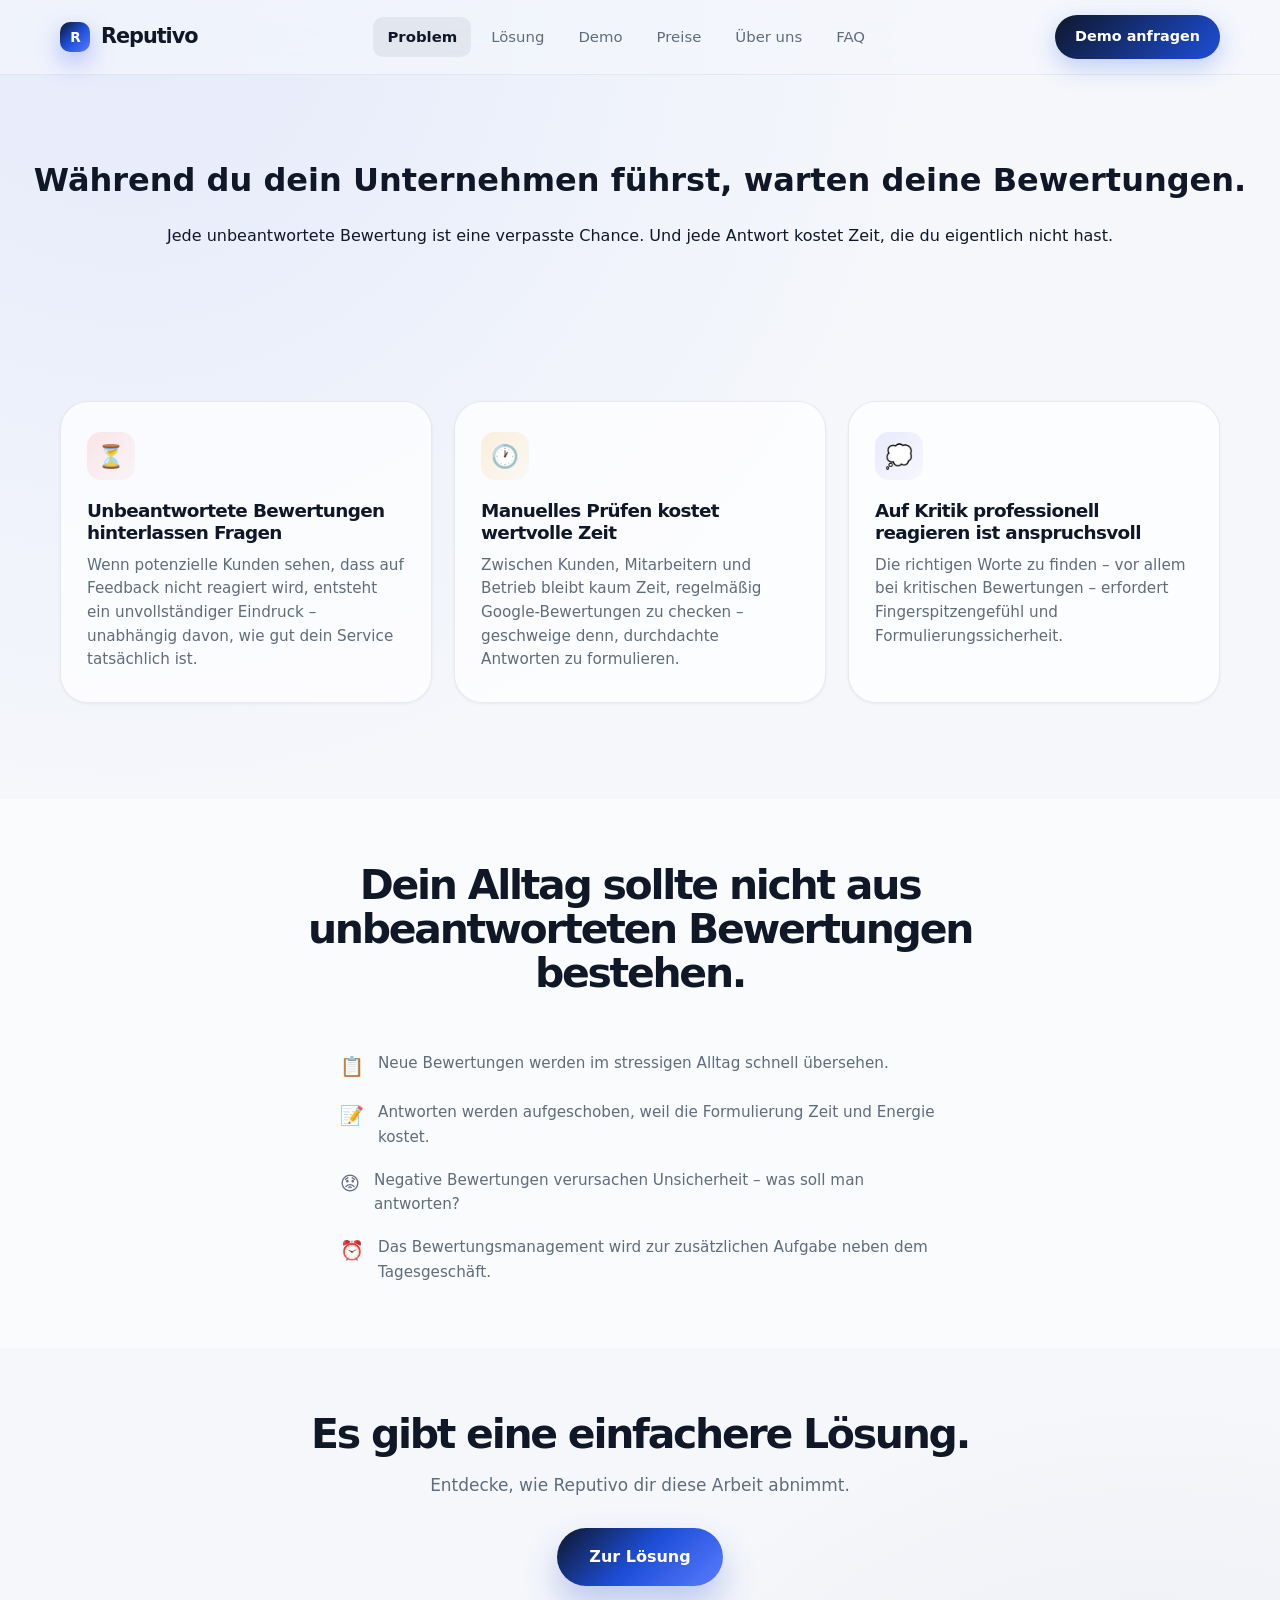
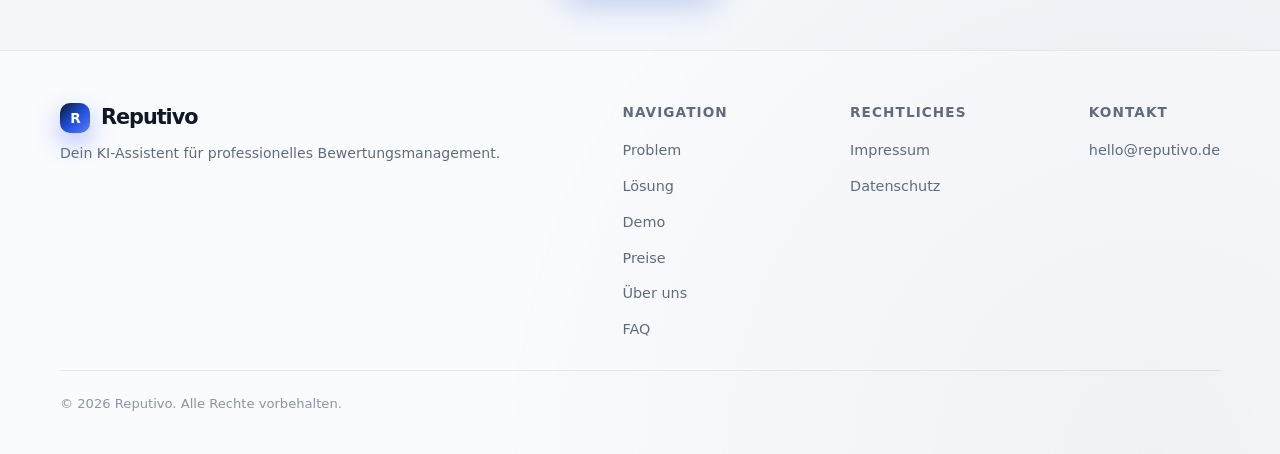
<file: problem.html>
<!DOCTYPE html>
<html lang="de">
<head>
<meta charset="UTF-8"/>
<meta name="viewport" content="width=device-width,initial-scale=1.0"/>
<title>Das Problem | Reputivo</title>
<meta name="description" content="Unbeantwortete Google-Bewertungen kosten Vertrauen und Zeit. Erfahre, warum manuelles Bewertungsmanagement dein Geschäft bremst."/>
<meta name="robots" content="index,follow"/>
<meta property="og:title" content="Das Problem mit unbeantworteten Bewertungen | Reputivo"/>
<meta property="og:description" content="Unbeantwortete Google-Bewertungen kosten Vertrauen und Zeit."/>
<meta property="og:type" content="website"/>
<link rel="stylesheet" href="assets/css/styles.css"/>
</head>
<body>
<header class="topbar" id="topbar">
<div class="container nav">
<a href="index.html" class="brand"><span class="brand-mark">R</span><span>Reputivo</span></a>
<nav class="nav-links" id="navLinks">
<a href="problem.html" class="active">Problem</a><a href="loesung.html">Lösung</a><a href="demo.html">Demo</a><a href="preise.html">Preise</a><a href="ueber-uns.html">Über uns</a><a href="faq.html">FAQ</a>
</nav>
<a href="demo-anfragen.html" class="nav-cta desktop">Demo anfragen</a>
<button class="hamburger" id="hamburger" aria-label="Menü öffnen" aria-expanded="false"><span></span><span></span><span></span></button>
</div>
</header>
<main>
<div class="page-header"><h1>Während du dein Unternehmen führst, warten deine Bewertungen.</h1><p>Jede unbeantwortete Bewertung ist eine verpasste Chance. Und jede Antwort kostet Zeit, die du eigentlich nicht hast.</p></div>
<section><div class="container"><div class="problems-grid reveal">
<div class="problem-card"><div class="problem-icon">⏳</div><h3>Unbeantwortete Bewertungen hinterlassen Fragen</h3><p>Wenn potenzielle Kunden sehen, dass auf Feedback nicht reagiert wird, entsteht ein unvollständiger Eindruck – unabhängig davon, wie gut dein Service tatsächlich ist.</p></div>
<div class="problem-card"><div class="problem-icon">🕐</div><h3>Manuelles Prüfen kostet wertvolle Zeit</h3><p>Zwischen Kunden, Mitarbeitern und Betrieb bleibt kaum Zeit, regelmäßig Google-Bewertungen zu checken – geschweige denn, durchdachte Antworten zu formulieren.</p></div>
<div class="problem-card"><div class="problem-icon">💭</div><h3>Auf Kritik professionell reagieren ist anspruchsvoll</h3><p>Die richtigen Worte zu finden – vor allem bei kritischen Bewertungen – erfordert Fingerspitzengefühl und Formulierungssicherheit.</p></div>
</div></div></section>
<section style="background:rgba(255,255,255,0.4);padding:64px 0"><div class="container"><div class="section-header reveal"><h2>Dein Alltag sollte nicht aus unbeantworteten Bewertungen bestehen.</h2></div>
<div style="max-width:600px;margin:0 auto;display:grid;gap:18px" class="reveal">
<div style="display:flex;align-items:flex-start;gap:14px;color:var(--muted);font-size:0.95rem"><span style="font-size:1.2rem">📋</span><span>Neue Bewertungen werden im stressigen Alltag schnell übersehen.</span></div>
<div style="display:flex;align-items:flex-start;gap:14px;color:var(--muted);font-size:0.95rem"><span style="font-size:1.2rem">📝</span><span>Antworten werden aufgeschoben, weil die Formulierung Zeit und Energie kostet.</span></div>
<div style="display:flex;align-items:flex-start;gap:14px;color:var(--muted);font-size:0.95rem"><span style="font-size:1.2rem">😟</span><span>Negative Bewertungen verursachen Unsicherheit – was soll man antworten?</span></div>
<div style="display:flex;align-items:flex-start;gap:14px;color:var(--muted);font-size:0.95rem"><span style="font-size:1.2rem">⏰</span><span>Das Bewertungsmanagement wird zur zusätzlichen Aufgabe neben dem Tagesgeschäft.</span></div>
</div></div></section>
<section style="text-align:center;padding:64px 0"><div class="container"><h2 style="margin-bottom:16px">Es gibt eine einfachere Lösung.</h2><p style="color:var(--muted);margin-bottom:28px;font-size:1.06rem">Entdecke, wie Reputivo dir diese Arbeit abnimmt.</p><a href="loesung.html" class="btn btn-primary btn-lg">Zur Lösung</a></div></section>
</main>
<footer>
<div class="container">
<div class="footer-grid">
<div class="footer-brand-col"><a href="index.html" class="brand"><span class="brand-mark">R</span><span>Reputivo</span></a><p>Dein KI-Assistent für professionelles Bewertungsmanagement.</p></div>
<div class="footer-col"><h4>Navigation</h4><ul><li><a href="problem.html">Problem</a></li><li><a href="loesung.html">Lösung</a></li><li><a href="demo.html">Demo</a></li><li><a href="preise.html">Preise</a></li><li><a href="ueber-uns.html">Über uns</a></li><li><a href="faq.html">FAQ</a></li></ul></div>
<div class="footer-col"><h4>Rechtliches</h4><ul><li><a href="impressum.html">Impressum</a></li><li><a href="datenschutz.html">Datenschutz</a></li></ul></div>
<div class="footer-col"><h4>Kontakt</h4><ul><li><a href="mailto:hello@reputivo.de">hello@reputivo.de</a></li></ul></div>
</div>
<div class="footer-bottom"><p>&copy; 2026 Reputivo. Alle Rechte vorbehalten.</p></div>
</div>
</footer>
<script src="assets/js/main.js"></script>
</body>
</html>
</file>
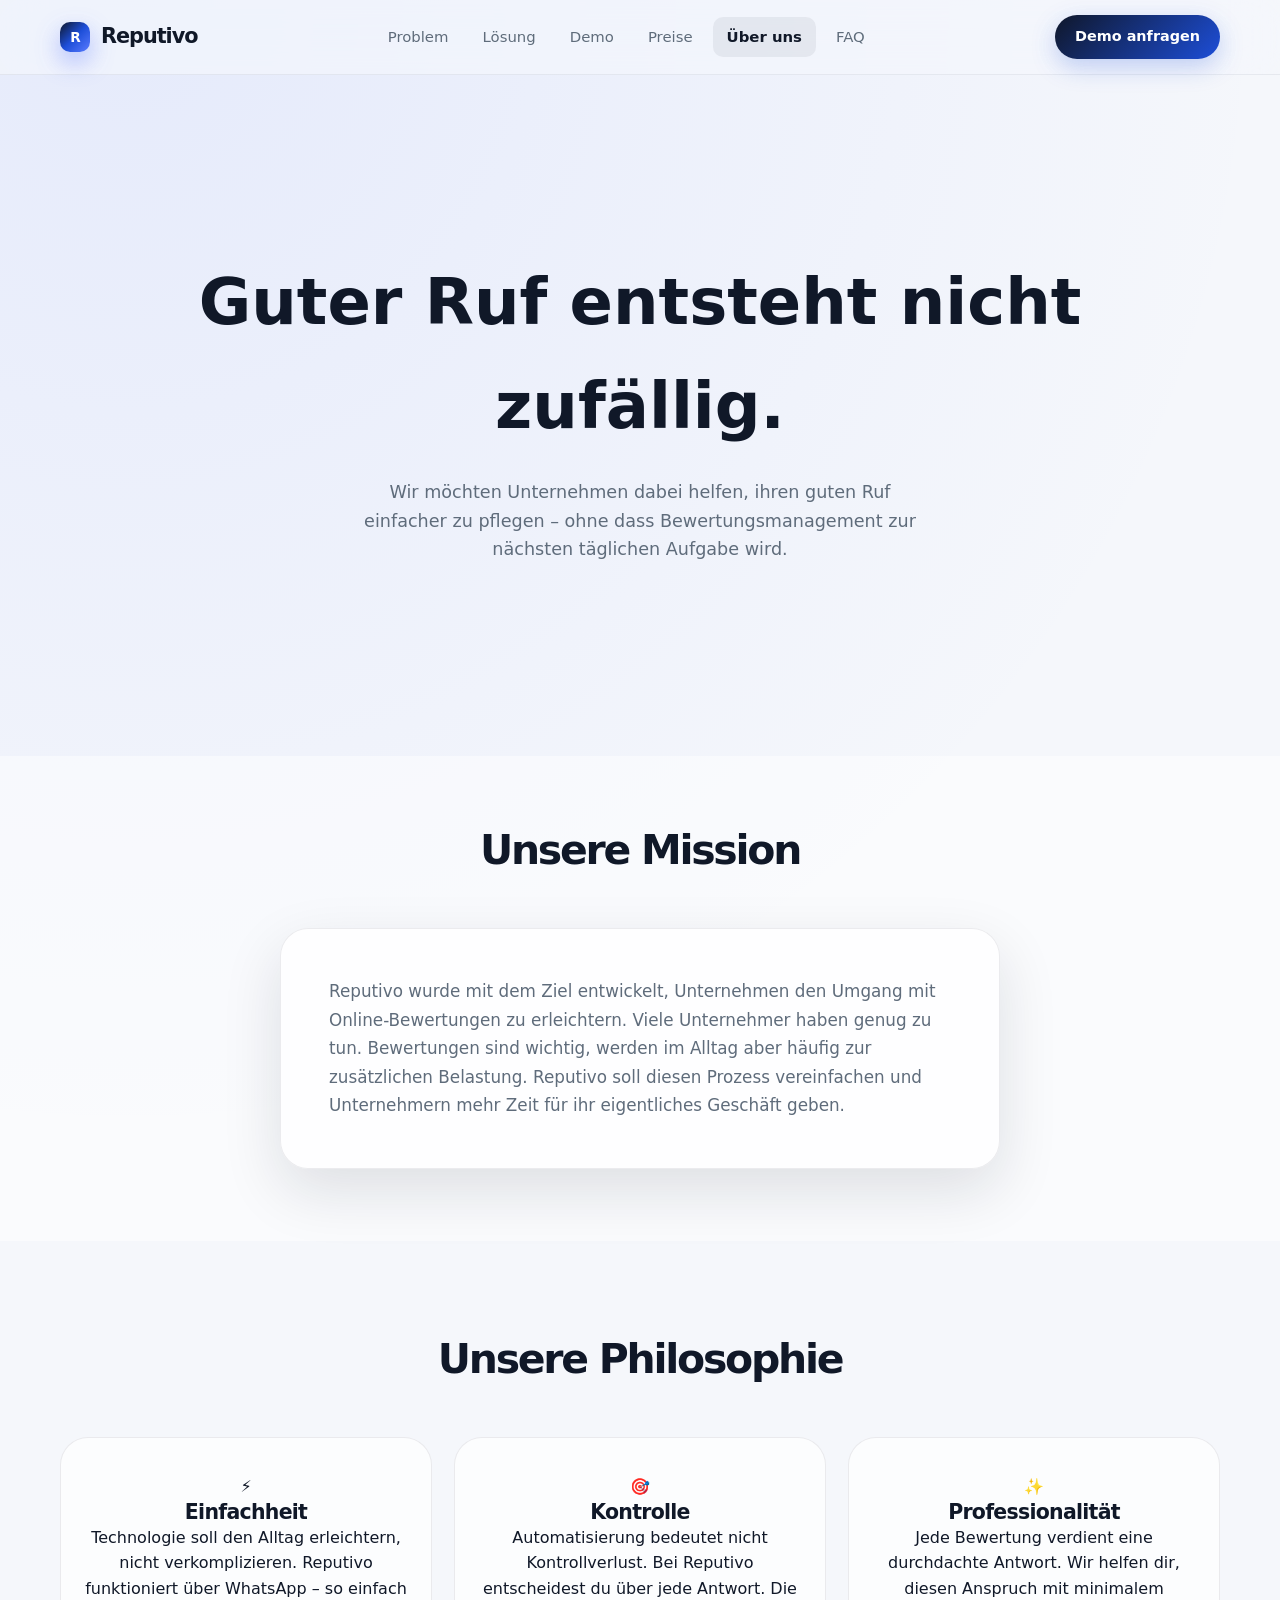
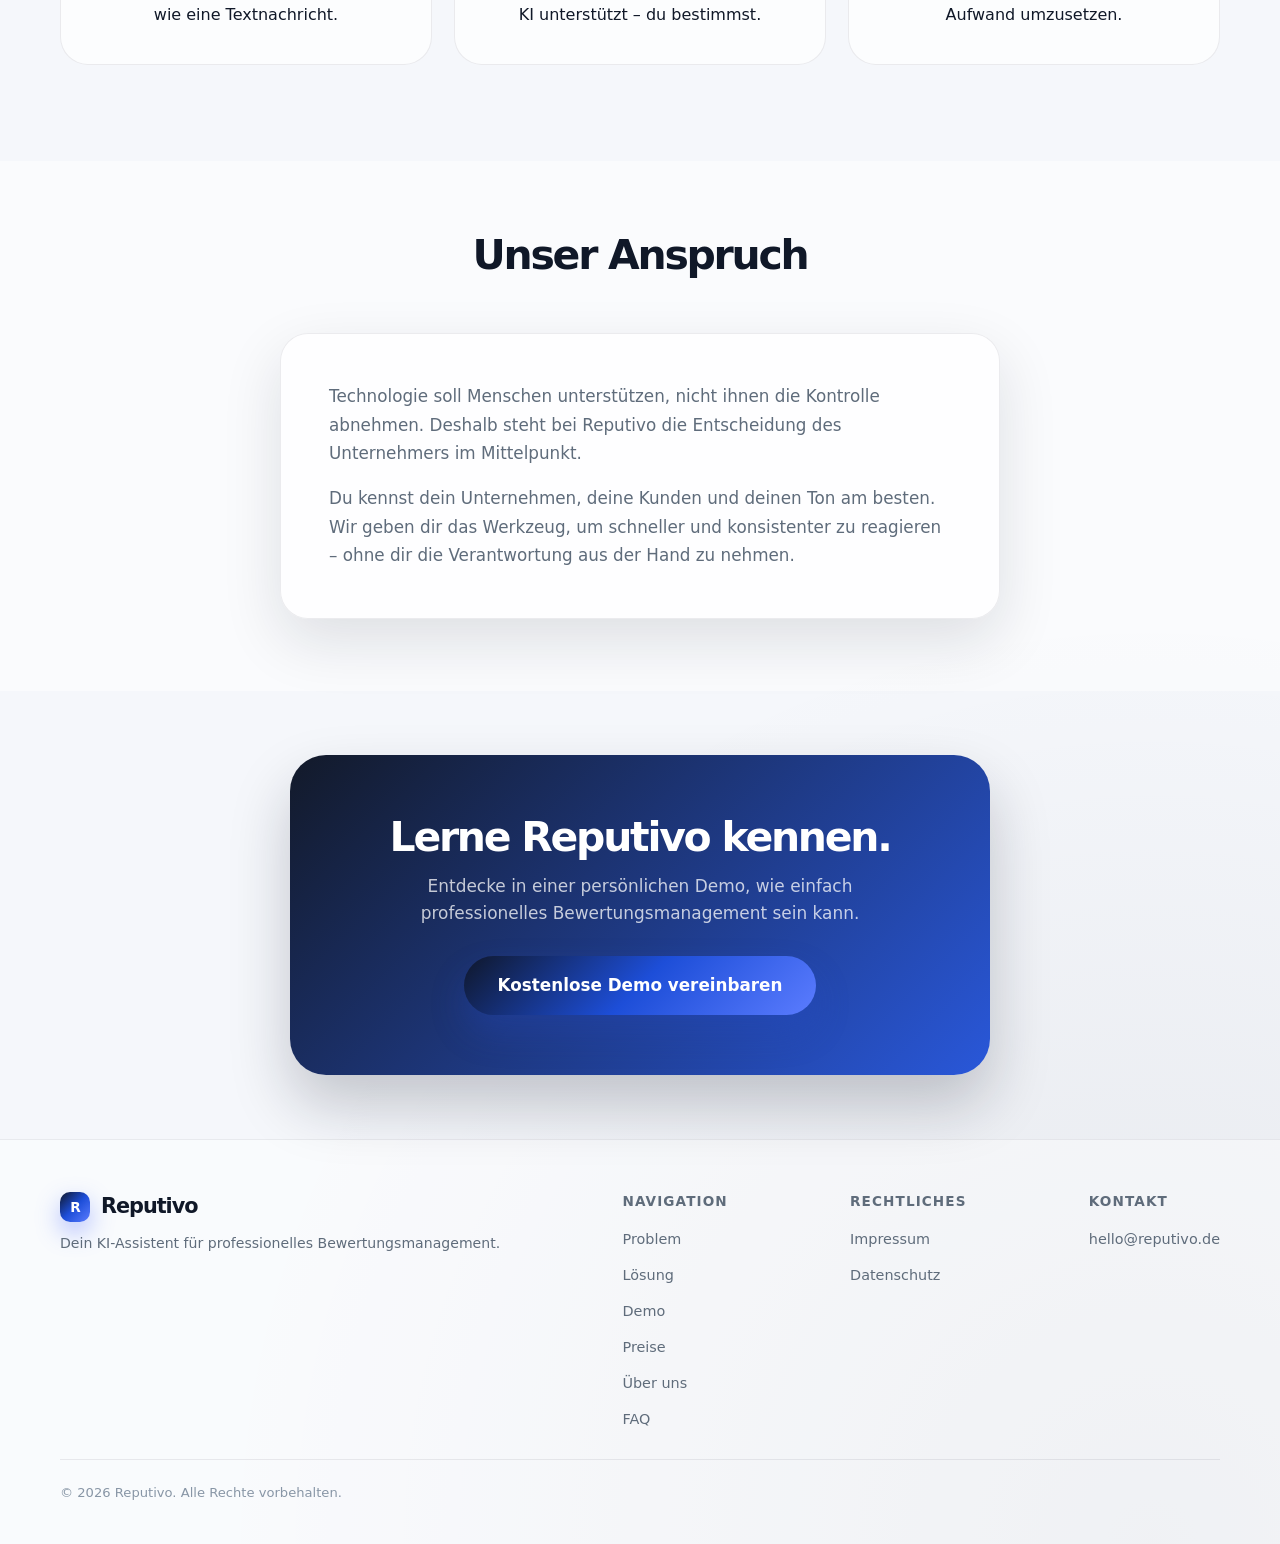
<file: ueber-uns.html>
<!DOCTYPE html>
<html lang="de">
<head>
<meta charset="UTF-8"/>
<meta name="viewport" content="width=device-width,initial-scale=1.0"/>
<title>Über uns | Reputivo</title>
<meta name="description" content="Reputivo hilft Unternehmen, ihren guten Ruf einfacher zu pflegen – ohne dass Bewertungsmanagement zur nächsten täglichen Aufgabe wird."/>
<meta name="robots" content="index,follow"/>
<meta property="og:title" content="Über uns | Reputivo"/>
<meta property="og:description" content="Guter Ruf entsteht nicht zufällig. Erfahre mehr über die Mission von Reputivo."/>
<meta property="og:type" content="website"/>
<link rel="stylesheet" href="assets/css/styles.css"/>
</head>
<body>
<header class="topbar" id="topbar">
<div class="container nav">
<a href="index.html" class="brand"><span class="brand-mark">R</span><span>Reputivo</span></a>
<nav class="nav-links" id="navLinks">
<a href="problem.html">Problem</a><a href="loesung.html">Lösung</a><a href="demo.html">Demo</a><a href="preise.html">Preise</a><a href="ueber-uns.html" class="active">Über uns</a><a href="faq.html">FAQ</a>
</nav>
<a href="demo-anfragen.html" class="nav-cta desktop">Demo anfragen</a>
<button class="hamburger" id="hamburger" aria-label="Menü öffnen" aria-expanded="false"><span></span><span></span><span></span></button>
</div>
</header>
<main>
<section>
<div class="container" style="text-align:center;padding:80px 0 56px">
<h1 style="font-size:clamp(2.5rem,5vw,4.2rem);margin-bottom:20px">Guter Ruf entsteht nicht zufällig.</h1>
<p style="color:var(--muted);font-size:1.1rem;max-width:560px;margin:0 auto 40px">Wir möchten Unternehmen dabei helfen, ihren guten Ruf einfacher zu pflegen – ohne dass Bewertungsmanagement zur nächsten täglichen Aufgabe wird.</p>
</div>
</section>
<section style="background:rgba(255,255,255,0.5);padding:72px 0">
<div class="container">
<div class="section-header reveal"><h2>Unsere Mission</h2></div>
<div class="content-card reveal" style="max-width:720px;margin:0 auto">
<p style="color:var(--muted);font-size:1.05rem;line-height:1.7">Reputivo wurde mit dem Ziel entwickelt, Unternehmen den Umgang mit Online-Bewertungen zu erleichtern. Viele Unternehmer haben genug zu tun. Bewertungen sind wichtig, werden im Alltag aber häufig zur zusätzlichen Belastung. Reputivo soll diesen Prozess vereinfachen und Unternehmern mehr Zeit für ihr eigentliches Geschäft geben.</p>
</div>
</div>
</section>
<section>
<div class="container">
<div class="section-header reveal"><h2>Unsere Philosophie</h2></div>
<div class="values-grid reveal">
<div class="value-card"><div class="value-icon">⚡</div><h3>Einfachheit</h3><p>Technologie soll den Alltag erleichtern, nicht verkomplizieren. Reputivo funktioniert über WhatsApp – so einfach wie eine Textnachricht.</p></div>
<div class="value-card"><div class="value-icon">🎯</div><h3>Kontrolle</h3><p>Automatisierung bedeutet nicht Kontrollverlust. Bei Reputivo entscheidest du über jede Antwort. Die KI unterstützt – du bestimmst.</p></div>
<div class="value-card"><div class="value-icon">✨</div><h3>Professionalität</h3><p>Jede Bewertung verdient eine durchdachte Antwort. Wir helfen dir, diesen Anspruch mit minimalem Aufwand umzusetzen.</p></div>
</div>
</div>
</section>
<section style="background:rgba(255,255,255,0.5);padding:72px 0">
<div class="container">
<div class="section-header reveal"><h2>Unser Anspruch</h2></div>
<div class="content-card reveal" style="max-width:720px;margin:0 auto">
<p style="color:var(--muted);font-size:1.05rem;line-height:1.7;margin-bottom:16px">Technologie soll Menschen unterstützen, nicht ihnen die Kontrolle abnehmen. Deshalb steht bei Reputivo die Entscheidung des Unternehmers im Mittelpunkt.</p>
<p style="color:var(--muted);font-size:1.05rem;line-height:1.7">Du kennst dein Unternehmen, deine Kunden und deinen Ton am besten. Wir geben dir das Werkzeug, um schneller und konsistenter zu reagieren – ohne dir die Verantwortung aus der Hand zu nehmen.</p>
</div>
</div>
</section>
<section style="text-align:center;padding:64px 0">
<div class="container">
<div class="cta-final reveal" style="max-width:700px;margin:0 auto">
<h2>Lerne Reputivo kennen.</h2>
<p>Entdecke in einer persönlichen Demo, wie einfach professionelles Bewertungsmanagement sein kann.</p>
<a href="demo-anfragen.html" class="btn btn-primary btn-lg">Kostenlose Demo vereinbaren</a>
</div>
</div>
</section>
</main>
<footer>
<div class="container">
<div class="footer-grid">
<div class="footer-brand-col"><a href="index.html" class="brand"><span class="brand-mark">R</span><span>Reputivo</span></a><p>Dein KI-Assistent für professionelles Bewertungsmanagement.</p></div>
<div class="footer-col"><h4>Navigation</h4><ul><li><a href="problem.html">Problem</a></li><li><a href="loesung.html">Lösung</a></li><li><a href="demo.html">Demo</a></li><li><a href="preise.html">Preise</a></li><li><a href="ueber-uns.html">Über uns</a></li><li><a href="faq.html">FAQ</a></li></ul></div>
<div class="footer-col"><h4>Rechtliches</h4><ul><li><a href="impressum.html">Impressum</a></li><li><a href="datenschutz.html">Datenschutz</a></li></ul></div>
<div class="footer-col"><h4>Kontakt</h4><ul><li><a href="mailto:hello@reputivo.de">hello@reputivo.de</a></li></ul></div>
</div>
<div class="footer-bottom"><p>&copy; 2026 Reputivo. Alle Rechte vorbehalten.</p></div>
</div>
</footer>
<script src="assets/js/main.js"></script>
</body>
</html>
</file>
<file: assets/css/styles.css>
:root{--bg:#f5f7fb;--panel:rgba(255,255,255,0.72);--stroke:rgba(15,23,42,0.08);--text:#101828;--muted:#5f6c7b;--muted-light:#8896a6;--primary:#0f172a;--primary-soft:#1d4ed8;--accent:#5b7cff;--glow:rgba(91,124,255,0.22);--success:#dff6e8;--success-text:#0c5d3c;--error:#fee2e2;--error-text:#991b1b;--shadow-sm:0 1px 3px rgba(15,23,42,0.06);--shadow:0 22px 60px rgba(15,23,42,0.12);--shadow-lg:0 34px 80px rgba(15,23,42,0.16);--radius:20px;--radius-lg:28px;--radius-xl:36px;--transition:0.25s cubic-bezier(0.4,0,0.2,1)}
*,*::before,*::after{box-sizing:border-box;margin:0;padding:0}
html{scroll-behavior:smooth;-webkit-text-size-adjust:100%}
body{font-family:"SF Pro Display","SF Pro Text","Segoe UI",system-ui,-apple-system,Arial,sans-serif;background:radial-gradient(circle at 10% 0%,rgba(91,124,255,0.10),transparent 34%),radial-gradient(circle at 90% 100%,rgba(15,23,42,0.07),transparent 28%),var(--bg);color:var(--text);line-height:1.62;-webkit-font-smoothing:antialiased}
a{color:inherit;text-decoration:none}img{max-width:100%;display:block}button{cursor:pointer;font:inherit;border:none;background:none}ul{list-style:none}
.container{width:min(1160px,calc(100% - 40px));margin:0 auto}
h2{font-size:clamp(1.9rem,3.2vw,2.8rem);line-height:1.08;letter-spacing:-0.055em;font-weight:700}
h3{font-size:clamp(1.15rem,1.6vw,1.4rem);line-height:1.2;letter-spacing:-0.035em;font-weight:700}
.topbar{position:sticky;top:0;z-index:100;backdrop-filter:blur(20px) saturate(180%);-webkit-backdrop-filter:blur(20px) saturate(180%);background:rgba(245,247,251,0.68);border-bottom:1px solid rgba(15,23,42,0.06);transition:box-shadow var(--transition)}.topbar.scrolled{box-shadow:0 4px 24px rgba(15,23,42,0.08)}
.nav{display:flex;align-items:center;justify-content:space-between;min-height:74px;gap:16px}
.brand{display:inline-flex;align-items:center;gap:11px;font-weight:700;letter-spacing:-0.05em;font-size:1.3rem;flex-shrink:0}
.brand-mark{width:30px;height:30px;display:grid;place-items:center;border-radius:10px;background:linear-gradient(135deg,#0f172a,#1d4ed8 50%,#5b7cff);color:white;box-shadow:0 10px 24px rgba(76,104,255,0.4);font-size:0.85rem;font-weight:800}
.nav-links{display:flex;align-items:center;gap:6px;color:var(--muted);font-size:0.93rem;font-weight:500}
.nav-links a{padding:8px 14px;border-radius:10px;transition:all var(--transition)}
.nav-links a:hover,.nav-links a:focus-visible{color:var(--text);background:rgba(15,23,42,0.04)}
.nav-cta{display:inline-flex;align-items:center;gap:6px;padding:10px 20px;border-radius:999px;font-weight:600;font-size:0.9rem;background:linear-gradient(135deg,#0f172a,#1d4ed8);color:white;box-shadow:0 8px 24px rgba(29,78,216,0.25);transition:all var(--transition);white-space:nowrap;flex-shrink:0}
.nav-cta:hover{transform:translateY(-1px);box-shadow:0 14px 32px rgba(29,78,216,0.35)}
.hamburger{display:none;flex-direction:column;gap:5px;padding:10px 8px;border-radius:10px;z-index:110}
.hamburger span{display:block;width:22px;height:2px;background:var(--text);border-radius:2px;transition:all var(--transition)}
.hamburger.active span:nth-child(1){transform:rotate(45deg) translate(5px,5px)}
.hamburger.active span:nth-child(2){opacity:0}
.hamburger.active span:nth-child(3){transform:rotate(-45deg) translate(5px,-5px)}
.btn{display:inline-flex;align-items:center;justify-content:center;gap:8px;border-radius:999px;font-weight:600;font-size:0.95rem;padding:14px 26px;transition:all var(--transition);white-space:nowrap}
.btn-primary{background:linear-gradient(135deg,#0f172a,#1d4ed8 50%,#5b7cff);color:white;box-shadow:0 18px 34px rgba(35,74,204,0.28)}
.btn-primary:hover{transform:translateY(-2px);box-shadow:0 24px 44px rgba(35,74,204,0.38)}
.btn-secondary{background:rgba(255,255,255,0.82);border:1px solid var(--stroke);color:var(--text)}
.btn-secondary:hover{background:white;border-color:rgba(15,23,42,0.15);transform:translateY(-1px)}
.btn-lg{padding:16px 32px;font-size:1rem}
section{padding:96px 0}
.section-label{display:inline-block;font-size:0.72rem;letter-spacing:0.12em;text-transform:uppercase;color:var(--accent);font-weight:700;margin-bottom:14px}
.section-header{text-align:center;max-width:700px;margin:0 auto 56px}
.section-header h2{margin-bottom:16px}
.section-header p{color:var(--muted);font-size:1.08rem;line-height:1.6;max-width:560px;margin:0 auto}
.hero{padding:64px 0 56px;overflow:hidden}
.hero-grid{display:grid;grid-template-columns:1.05fr 0.95fr;gap:52px;align-items:center}
.hero-text{max-width:620px}
.hero-grid>.hero-demo{width:100%;max-width:440px;justify-self:end}
.hero-eyebrow{display:inline-flex;align-items:center;gap:8px;padding:7px 14px;border-radius:999px;background:rgba(255,255,255,0.72);border:1px solid var(--stroke);color:var(--muted);font-size:0.8rem;font-weight:600;margin-bottom:24px}
.hero-eyebrow::before{content:"";width:8px;height:8px;border-radius:50%;background:linear-gradient(135deg,#a5f3fc,#2563eb);box-shadow:0 0 0 5px rgba(59,130,246,0.15);animation:pulse-dot 2.5s ease-in-out infinite}
@keyframes pulse-dot{0%,100%{box-shadow:0 0 0 5px rgba(59,130,246,0.15)}50%{box-shadow:0 0 0 12px rgba(59,130,246,0.04)}}
.hero h1{margin-bottom:22px}
.hero h1 .highlight{background:linear-gradient(135deg,#1d4ed8,#5b7cff);-webkit-background-clip:text;-webkit-text-fill-color:transparent;background-clip:text}
.hero-lead{font-size:clamp(1.05rem,1.6vw,1.22rem);color:var(--muted);max-width:540px;margin-bottom:32px;line-height:1.55}
.hero-actions{display:flex;flex-wrap:wrap;gap:14px;margin-bottom:20px}
.hero-micro{color:var(--muted-light);font-size:0.9rem}
.hero-demo{background:linear-gradient(180deg,rgba(255,255,255,0.94),rgba(240,244,255,0.94));border:1px solid rgba(15,23,42,0.07);border-radius:var(--radius-xl);box-shadow:var(--shadow-lg);padding:22px;position:relative;overflow:hidden}
.hero-demo::before{content:"";position:absolute;top:-40px;right:-40px;width:120px;height:120px;border-radius:50%;background:radial-gradient(circle,rgba(91,124,255,0.08),transparent 70%);pointer-events:none}
.demo-header{display:flex;align-items:center;gap:10px;padding:10px 14px;margin-bottom:14px;background:rgba(255,255,255,0.7);border-radius:16px;border:1px solid rgba(15,23,42,0.05)}
.demo-header-dot{width:10px;height:10px;border-radius:50%;background:#22c55e;animation:pulse-dot 2s ease-in-out infinite}
.demo-header-label{font-weight:600;font-size:0.85rem;color:var(--text)}
.demo-header-badge{font-size:0.7rem;padding:3px 10px;border-radius:999px;background:var(--success);color:var(--success-text);font-weight:600;margin-left:auto}
.chat-bubbles{position:relative;min-height:260px}
.chat-bubble{max-width:86%;border-radius:18px;padding:12px 15px;margin-bottom:10px;font-size:0.9rem;line-height:1.45;opacity:0;transform:translateY(12px);transition:all var(--transition);position:absolute;left:0}
#heroChat.chat-bubbles{min-height:0}
.hero-demo .chat-bubble{font-size:0.84rem;padding:10px 12px;margin-bottom:8px}
.chat-bubble.visible{opacity:1;transform:translateY(0);position:relative}
.chat-bubble.incoming{background:rgba(255,255,255,0.95);color:var(--text);border-top-left-radius:6px;box-shadow:0 6px 16px rgba(15,23,42,0.04)}
.chat-bubble.outgoing{margin-left:auto;left:auto;right:0;background:linear-gradient(135deg,#dff6e8,#e8f8ef);color:var(--success-text);border-top-right-radius:6px}
.chat-bubble.system{margin:0 auto;left:50%;transform:translateX(-50%) translateY(12px);max-width:70%;background:rgba(239,246,255,0.9);color:var(--primary-soft);text-align:center;font-size:0.8rem;font-weight:600;border-radius:12px;padding:8px 16px}
.chat-bubble.system.visible{transform:translateX(-50%) translateY(0)}
.chat-bubble strong{display:block;margin-bottom:3px;font-size:0.78rem;color:var(--muted-light);font-weight:600}
.demo-status{display:flex;align-items:center;justify-content:space-between;margin-top:12px;padding:10px 16px;background:rgba(255,255,255,0.8);border-radius:14px;font-size:0.8rem;color:var(--muted)}
.pill{display:inline-flex;align-items:center;gap:6px;padding:5px 14px;border-radius:999px;font-weight:600;font-size:0.78rem;transition:all var(--transition)}
.pill-ready{background:var(--success);color:var(--success-text)}.pill-published{background:#e0e7ff;color:#3730a3}.pill-default{background:rgba(15,23,42,0.04);color:var(--muted)}
.demo-label{position:absolute;top:-12px;right:20px;font-size:0.68rem;padding:4px 12px;background:rgba(255,255,255,0.9);border:1px solid var(--stroke);border-radius:999px;color:var(--muted);z-index:2;font-weight:500;backdrop-filter:blur(8px)}
.problems-grid,.benefits-grid{display:grid;grid-template-columns:repeat(3,1fr);gap:22px}
.problem-card{background:rgba(255,255,255,0.7);border:1px solid var(--stroke);border-radius:var(--radius-lg);padding:30px 26px;box-shadow:var(--shadow-sm)}.problem-card:hover{border-color:rgba(15,23,42,0.14)}.problem-icon{width:48px;height:48px;border-radius:14px;display:grid;place-items:center;font-size:1.4rem;margin-bottom:20px}
.problem-card:nth-child(1) .problem-icon{background:linear-gradient(135deg,rgba(239,68,68,0.12),rgba(239,68,68,0.04))}
.problem-card:nth-child(2) .problem-icon{background:linear-gradient(135deg,rgba(245,158,11,0.14),rgba(245,158,11,0.04))}
.problem-card:nth-child(3) .problem-icon{background:linear-gradient(135deg,rgba(99,102,241,0.12),rgba(99,102,241,0.04))}
.problem-card h3{font-size:1.15rem;margin-bottom:10px}.problem-card p{color:var(--muted);font-size:0.95rem;line-height:1.55}
.steps-grid{display:grid;grid-template-columns:repeat(4,1fr);gap:18px;position:relative}
.steps-grid::before{content:"";position:absolute;top:40px;left:calc(12.5% + 19px);right:calc(12.5% + 19px);height:2px;background:linear-gradient(90deg,rgba(91,124,255,0.2),rgba(91,124,255,0.5),rgba(91,124,255,0.2));z-index:0}
.step-card{background:rgba(255,255,255,0.76);border:1px solid var(--stroke);border-radius:var(--radius-lg);padding:28px 22px 24px;text-align:center;position:relative;z-index:1;box-shadow:var(--shadow-sm)}.step-card:hover{transform:translateY(-3px)}
.step-num{width:40px;height:40px;border-radius:50%;display:grid;place-items:center;margin:0 auto 18px;background:linear-gradient(135deg,#0f172a,#1d4ed8);color:white;font-weight:700;font-size:0.95rem;box-shadow:0 8px 20px rgba(29,78,216,0.3);position:relative;z-index:2}
.step-card h3{font-size:1.05rem;margin-bottom:8px}.step-card p{color:var(--muted);font-size:0.9rem;line-height:1.5}
.benefit-card{background:linear-gradient(180deg,rgba(255,255,255,0.82),rgba(248,250,254,0.82));border:1px solid var(--stroke);border-radius:var(--radius-lg);padding:32px 26px;box-shadow:var(--shadow-sm);position:relative;overflow:hidden}
.benefit-card::after{content:"";position:absolute;top:0;left:0;right:0;height:3px;background:linear-gradient(90deg,#1d4ed8,#5b7cff);opacity:0}.benefit-card:hover::after{opacity:1}.benefit-card:hover{transform:translateY(-4px)}
.benefit-icon{width:52px;height:52px;border-radius:14px;display:grid;place-items:center;font-size:1.5rem;background:linear-gradient(135deg,rgba(91,124,255,0.14),rgba(15,23,42,0.05));margin-bottom:20px}
.benefit-card h3{font-size:1.2rem;margin-bottom:10px}.benefit-card p{color:var(--muted);font-size:0.93rem;line-height:1.55}
.demo-showcase{background:linear-gradient(180deg,rgba(255,255,255,0.9),rgba(240,245,255,0.9));border:1px solid var(--stroke);border-radius:var(--radius-xl);box-shadow:var(--shadow-lg);padding:clamp(24px,4vw,44px);max-width:700px;margin:0 auto}
.demo-showcase .chat-bubbles{min-height:300px}
.demo-controls{display:flex;align-items:center;justify-content:center;gap:16px;margin-top:20px;flex-wrap:wrap}
.demo-control-btn{width:44px;height:44px;border-radius:50%;display:grid;place-items:center;background:white;border:1px solid var(--stroke);font-size:1.1rem;box-shadow:var(--shadow-sm)}.demo-control-btn:hover:not(:disabled){background:var(--primary);color:white}.demo-control-btn:disabled{opacity:0.3}
.demo-step-indicator{display:flex;gap:8px}.demo-dot{width:8px;height:8px;border-radius:50%;background:rgba(15,23,42,0.15)}.demo-dot.active{background:var(--accent);box-shadow:0 0 0 4px rgba(91,124,255,0.2);transform:scale(1.3)}
.onboarding-grid{display:grid;grid-template-columns:repeat(3,1fr);gap:22px}
.onboard-card{background:rgba(255,255,255,0.72);border:1px solid var(--stroke);border-radius:var(--radius-lg);padding:28px 22px;text-align:center}
.onboard-num{width:44px;height:44px;border-radius:50%;margin:0 auto 16px;display:grid;place-items:center;border:2px solid var(--accent);color:var(--accent);font-weight:700;font-size:1.1rem}
.onboard-card h3{font-size:1.1rem;margin-bottom:8px}.onboard-card p{color:var(--muted);font-size:0.9rem;line-height:1.5}
.pricing-grid{display:grid;grid-template-columns:repeat(3,1fr);gap:22px;align-items:start}
.pricing-card{background:rgba(255,255,255,0.7);border:1px solid var(--stroke);border-radius:var(--radius-lg);padding:34px 28px 30px;position:relative;box-shadow:var(--shadow-sm)}
.pricing-card.featured{background:white;border-color:var(--accent);box-shadow:var(--shadow-lg);transform:scale(1.03);z-index:2}
.pricing-badge{position:absolute;top:-14px;left:50%;transform:translateX(-50%);padding:6px 18px;border-radius:999px;background:linear-gradient(135deg,#1d4ed8,#5b7cff);color:white;font-size:0.78rem;font-weight:700;box-shadow:0 8px 20px rgba(29,78,216,0.3)}
.pricing-name{font-size:1.1rem;font-weight:700;margin-bottom:6px}
.pricing-subtitle{color:var(--muted);font-size:0.88rem;margin-bottom:20px;line-height:1.4}
.pricing-price{font-size:clamp(2rem,3vw,2.6rem);font-weight:800;letter-spacing:-0.04em;margin-bottom:4px}
.pricing-period{color:var(--muted);font-size:0.85rem;margin-bottom:22px}
.pricing-features{display:grid;gap:12px;margin-bottom:26px}
.pricing-features li{display:flex;align-items:flex-start;gap:10px;font-size:0.92rem;color:var(--muted);line-height:1.4}
.pricing-features li::before{content:"✓";color:#22c55e;font-weight:700;flex-shrink:0}.pricing-cta .btn{width:100%}
.nfc-card{background:linear-gradient(135deg,rgba(255,255,255,0.9),rgba(240,245,255,0.88));border:1px solid var(--stroke);border-radius:var(--radius-xl);padding:32px 36px;max-width:800px;margin:40px auto 0;display:flex;align-items:center;gap:28px;flex-wrap:wrap;box-shadow:var(--shadow-sm)}.nfc-icon{width:64px;height:64px;border-radius:18px;display:grid;place-items:center;font-size:1.8rem;flex-shrink:0;background:linear-gradient(135deg,rgba(99,102,241,0.15),rgba(91,124,255,0.08))}
.nfc-info{flex:1;min-width:240px}.nfc-info h3{margin-bottom:6px;font-size:1.2rem}.nfc-info p{color:var(--muted);font-size:0.93rem;line-height:1.5}.nfc-cta{flex-shrink:0}
.objection-card{background:rgba(255,255,255,0.72);border:1px solid var(--stroke);border-radius:var(--radius);padding:22px 22px 18px}.objection-card .q{font-weight:700;font-size:0.95rem;margin-bottom:8px;display:flex;align-items:flex-start;gap:8px}
.objection-card .q::before{content:"?";color:var(--accent);font-weight:800}.objection-card .a{color:var(--muted);font-size:0.9rem;line-height:1.5}
.faq-list{max-width:760px;margin:0 auto;display:grid;gap:12px}
.faq-item{border:1px solid var(--stroke);border-radius:var(--radius);overflow:hidden;background:rgba(255,255,255,0.72)}
.faq-question{width:100%;display:flex;align-items:center;justify-content:space-between;gap:12px;padding:20px 24px;font-weight:600;font-size:0.98rem;text-align:left;color:var(--text)}.faq-question::after{content:"+";font-size:1.3rem;color:var(--accent)}
.faq-item.open .faq-question::after{content:"−";transform:rotate(180deg)}.faq-answer{max-height:0;overflow:hidden;transition:max-height 0.35s ease}.faq-item.open .faq-answer{max-height:300px}
.faq-answer-inner{padding:0 24px 22px;color:var(--muted);font-size:0.93rem;line-height:1.6}
.cta-final{background:linear-gradient(135deg,rgba(14,21,37,0.98),rgba(29,78,216,0.94));border-radius:var(--radius-xl);padding:clamp(36px,6vw,60px);text-align:center;color:white;box-shadow:0 30px 60px rgba(17,24,39,0.22)}.cta-final h2{color:white;margin-bottom:14px}
.cta-final p{color:rgba(255,255,255,0.75);font-size:1.06rem;max-width:500px;margin:0 auto 28px}.cta-final .btn{font-size:1.05rem;padding:16px 34px}
.demo-form-card{background:rgba(255,255,255,0.88);border:1px solid var(--stroke);border-radius:var(--radius-xl);padding:clamp(28px,4vw,44px);max-width:560px;margin:0 auto;box-shadow:var(--shadow)}
.form-group{margin-bottom:18px}.form-group label{display:block;font-weight:600;font-size:0.9rem;margin-bottom:6px;color:var(--text)}
.form-group input,.form-group select,.form-group textarea{width:100%;padding:12px 16px;border:1px solid var(--stroke);border-radius:12px;font-size:0.95rem;font-family:inherit;color:var(--text);background:white}
.form-group input:focus,.form-group select:focus,.form-group textarea:focus{outline:none;border-color:var(--accent);box-shadow:0 0 0 3px rgba(91,124,255,0.12)}
.form-group textarea{resize:vertical;min-height:90px}.form-submit{width:100%;padding:15px;font-size:1rem}
.form-message{text-align:center;padding:14px;border-radius:12px;font-size:0.93rem;font-weight:600;margin-top:18px;display:none}
.form-message.success{display:block;background:var(--success);color:var(--success-text)}.form-message.error{display:block;background:var(--error);color:var(--error-text)}
footer{padding:50px 0 40px;border-top:1px solid rgba(15,23,42,0.07);background:rgba(255,255,255,0.4)}
.footer-grid{display:flex;justify-content:space-between;gap:32px;flex-wrap:wrap;margin-bottom:28px}.footer-brand-col{min-width:200px}.footer-brand-col p{color:var(--muted);font-size:0.88rem;margin-top:8px}
.footer-col h4{font-size:0.85rem;text-transform:uppercase;letter-spacing:0.08em;color:var(--muted);margin-bottom:14px}.footer-col ul{display:grid;gap:10px}
.footer-col a{color:var(--muted);font-size:0.9rem}.footer-col a:hover{color:var(--text)}
.footer-bottom{display:flex;justify-content:space-between;align-items:center;gap:16px;flex-wrap:wrap;padding-top:22px;border-top:1px solid var(--stroke)}.footer-bottom p{color:var(--muted-light);font-size:0.82rem}
@keyframes fadeInUp{from{opacity:0;transform:translateY(24px)}to{opacity:1;transform:translateY(0)}}
.reveal{opacity:0;transform:translateY(24px);transition:opacity 0.6s ease,transform 0.6s ease}.reveal.visible{opacity:1;transform:translateY(0)}
@media(prefers-reduced-motion:reduce){*,*::before,*::after{animation-duration:0.01ms!important;transition-duration:0.01ms!important;scroll-behavior:auto!important}}
@media(max-width:1024px){.hero-grid{grid-template-columns:1fr;gap:36px}.hero-demo{max-width:500px;margin:0 auto}.steps-grid{grid-template-columns:repeat(2,1fr)}.steps-grid::before{display:none}.benefits-grid,.problems-grid,.onboarding-grid,.pricing-grid{grid-template-columns:repeat(2,1fr)}.pricing-card.featured{transform:none;margin-top:20px}.objections-grid{grid-template-columns:1fr}}
@media(max-width:700px){.nav-links{display:none;position:fixed;top:0;left:0;right:0;bottom:0;background:rgba(245,247,251,0.97);backdrop-filter:blur(20px);flex-direction:column;align-items:center;justify-content:center;gap:20px;z-index:100;font-size:1.15rem}.nav-links.open{display:flex}.nav-cta.desktop{display:none}.hamburger{display:flex}section{padding:64px 0}.hero{padding:40px 0 44px}.hero-actions{flex-direction:column;align-items:stretch}.hero-actions .btn{justify-content:center}.steps-grid{grid-template-columns:1fr}.benefits-grid,.problems-grid,.onboarding-grid,.pricing-grid{grid-template-columns:1fr}.pricing-card.featured{margin-top:0}.nfc-card{flex-direction:column;text-align:center;align-items:center}.objections-grid{grid-template-columns:1fr}.footer-grid{flex-direction:column;gap:24px}.footer-bottom{flex-direction:column;text-align:center}}
@media(max-width:700px){.topbar{backdrop-filter:none;-webkit-backdrop-filter:none}}
.objections-grid{display:grid;grid-template-columns:repeat(2,1fr);gap:18px}
.objection-card{background:rgba(255,255,255,0.72);border:1px solid var(--stroke);border-radius:var(--radius);padding:22px 22px 18px}.objection-card .q{font-weight:700;font-size:0.95rem;margin-bottom:8px;display:flex;align-items:flex-start;gap:8px}
.objection-card .q::before{content:"?";color:var(--accent);font-weight:800}.objection-card .a{color:var(--muted);font-size:0.9rem;line-height:1.5}
.faq-list{max-width:760px;margin:0 auto;display:grid;gap:12px}
.faq-item{border:1px solid var(--stroke);border-radius:var(--radius);overflow:hidden;background:rgba(255,255,255,0.72)}
.faq-question{width:100%;display:flex;align-items:center;justify-content:space-between;gap:12px;padding:20px 24px;font-weight:600;font-size:0.98rem;text-align:left;color:var(--text)}.faq-question::after{content:"+";font-size:1.3rem;color:var(--accent)}
.faq-item.open .faq-question::after{content:"−";transform:rotate(180deg)}.faq-answer{max-height:0;overflow:hidden;transition:max-height 0.35s ease}.faq-item.open .faq-answer{max-height:300px}
.faq-answer-inner{padding:0 24px 22px;color:var(--muted);font-size:0.93rem;line-height:1.6}
.cta-final{background:linear-gradient(135deg,rgba(14,21,37,0.98),rgba(29,78,216,0.94));border-radius:var(--radius-xl);padding:clamp(36px,6vw,60px);text-align:center;color:white;box-shadow:0 30px 60px rgba(17,24,39,0.22)}.cta-final h2{color:white;margin-bottom:14px}
.cta-final p{color:rgba(255,255,255,0.75);font-size:1.06rem;max-width:500px;margin:0 auto 28px}.cta-final .btn{font-size:1.05rem;padding:16px 34px}
.demo-form-card{background:rgba(255,255,255,0.88);border:1px solid var(--stroke);border-radius:var(--radius-xl);padding:clamp(28px,4vw,44px);max-width:560px;margin:0 auto;box-shadow:var(--shadow)}
.form-group{margin-bottom:18px}.form-group label{display:block;font-weight:600;font-size:0.9rem;margin-bottom:6px;color:var(--text)}
.form-group input,.form-group select,.form-group textarea{width:100%;padding:12px 16px;border:1px solid var(--stroke);border-radius:12px;font-size:0.95rem;font-family:inherit;color:var(--text);background:white}
.form-group input:focus,.form-group select:focus,.form-group textarea:focus{outline:none;border-color:var(--accent);box-shadow:0 0 0 3px rgba(91,124,255,0.12)}
.form-group textarea{resize:vertical;min-height:90px}.form-submit{width:100%;padding:15px;font-size:1rem}
.form-message{text-align:center;padding:14px;border-radius:12px;font-size:0.93rem;font-weight:600;margin-top:18px;display:none}
.form-message.success{display:block;background:var(--success);color:var(--success-text)}.form-message.error{display:block;background:var(--error);color:var(--error-text)}
footer{padding:50px 0 40px;border-top:1px solid rgba(15,23,42,0.07);background:rgba(255,255,255,0.4)}
.footer-grid{display:flex;justify-content:space-between;gap:32px;flex-wrap:wrap;margin-bottom:28px}.footer-brand-col{min-width:200px}.footer-brand-col p{color:var(--muted);font-size:0.88rem;margin-top:8px}
.footer-col h4{font-size:0.85rem;text-transform:uppercase;letter-spacing:0.08em;color:var(--muted);margin-bottom:14px}.footer-col ul{display:grid;gap:10px}
.footer-col a{color:var(--muted);font-size:0.9rem}.footer-col a:hover{color:var(--text)}
.footer-bottom{display:flex;justify-content:space-between;align-items:center;gap:16px;flex-wrap:wrap;padding-top:22px;border-top:1px solid var(--stroke)}.footer-bottom p{color:var(--muted-light);font-size:0.82rem}
@keyframes fadeInUp{from{opacity:0;transform:translateY(24px)}to{opacity:1;transform:translateY(0)}}
.reveal{opacity:0;transform:translateY(24px);transition:opacity 0.6s ease,transform 0.6s ease}.reveal.visible{opacity:1;transform:translateY(0)}
@media(prefers-reduced-motion:reduce){*,*::before,*::after{animation-duration:0.01ms!important;transition-duration:0.01ms!important;scroll-behavior:auto!important}}
@media(max-width:1024px){.hero-grid{grid-template-columns:1fr;gap:36px}.hero-demo{max-width:500px;margin:0 auto}.steps-grid{grid-template-columns:repeat(2,1fr)}.steps-grid::before{display:none}.benefits-grid,.problems-grid,.onboarding-grid,.pricing-grid{grid-template-columns:repeat(2,1fr)}.pricing-card.featured{transform:none;margin-top:20px}.objections-grid{grid-template-columns:1fr}}
@media(max-width:700px){.nav-links{display:none;position:fixed;top:0;left:0;right:0;bottom:0;background:rgba(245,247,251,0.97);backdrop-filter:blur(20px);flex-direction:column;align-items:center;justify-content:center;gap:20px;z-index:100;font-size:1.15rem}.nav-links.open{display:flex}.nav-cta.desktop{display:none}.hamburger{display:flex}section{padding:64px 0}.hero{padding:40px 0 44px}.hero-actions{flex-direction:column;align-items:stretch}.hero-actions .btn{justify-content:center}.steps-grid{grid-template-columns:1fr}.benefits-grid,.problems-grid,.onboarding-grid,.pricing-grid{grid-template-columns:1fr}.pricing-card.featured{margin-top:0}.nfc-card{flex-direction:column;text-align:center;align-items:center}.objections-grid{grid-template-columns:1fr}.footer-grid{flex-direction:column;gap:24px}.footer-bottom{flex-direction:column;text-align:center}}
.nav-links a.active{color:var(--text);background:rgba(15,23,42,0.06);font-weight:600}
.page-header{text-align:center;padding:80px 0 56px}
.page-header h1{margin-bottom:16px}
.content-card{background:rgba(255,255,255,0.78);border:1px solid var(--stroke);border-radius:var(--radius-lg);padding:clamp(28px,4vw,48px);box-shadow:var(--shadow)}
.hero-visual{position:relative;display:flex;align-items:center;justify-content:center;min-height:400px}
.hero-visual-card{background:rgba(255,255,255,0.92);border:1px solid var(--stroke);border-radius:var(--radius-xl);padding:28px;box-shadow:var(--shadow-lg);max-width:380px;position:relative;z-index:2}
.demo-fixed{min-height:420px;display:flex;flex-direction:column}
.demo-fixed .chat-bubbles{flex:1;min-height:300px;overflow-y:auto}
.values-grid{display:grid;grid-template-columns:repeat(3,1fr);gap:22px}
.value-card{text-align:center;padding:36px 24px;background:rgba(255,255,255,0.72);border:1px solid var(--stroke);border-radius:var(--radius-lg)}
</file>
